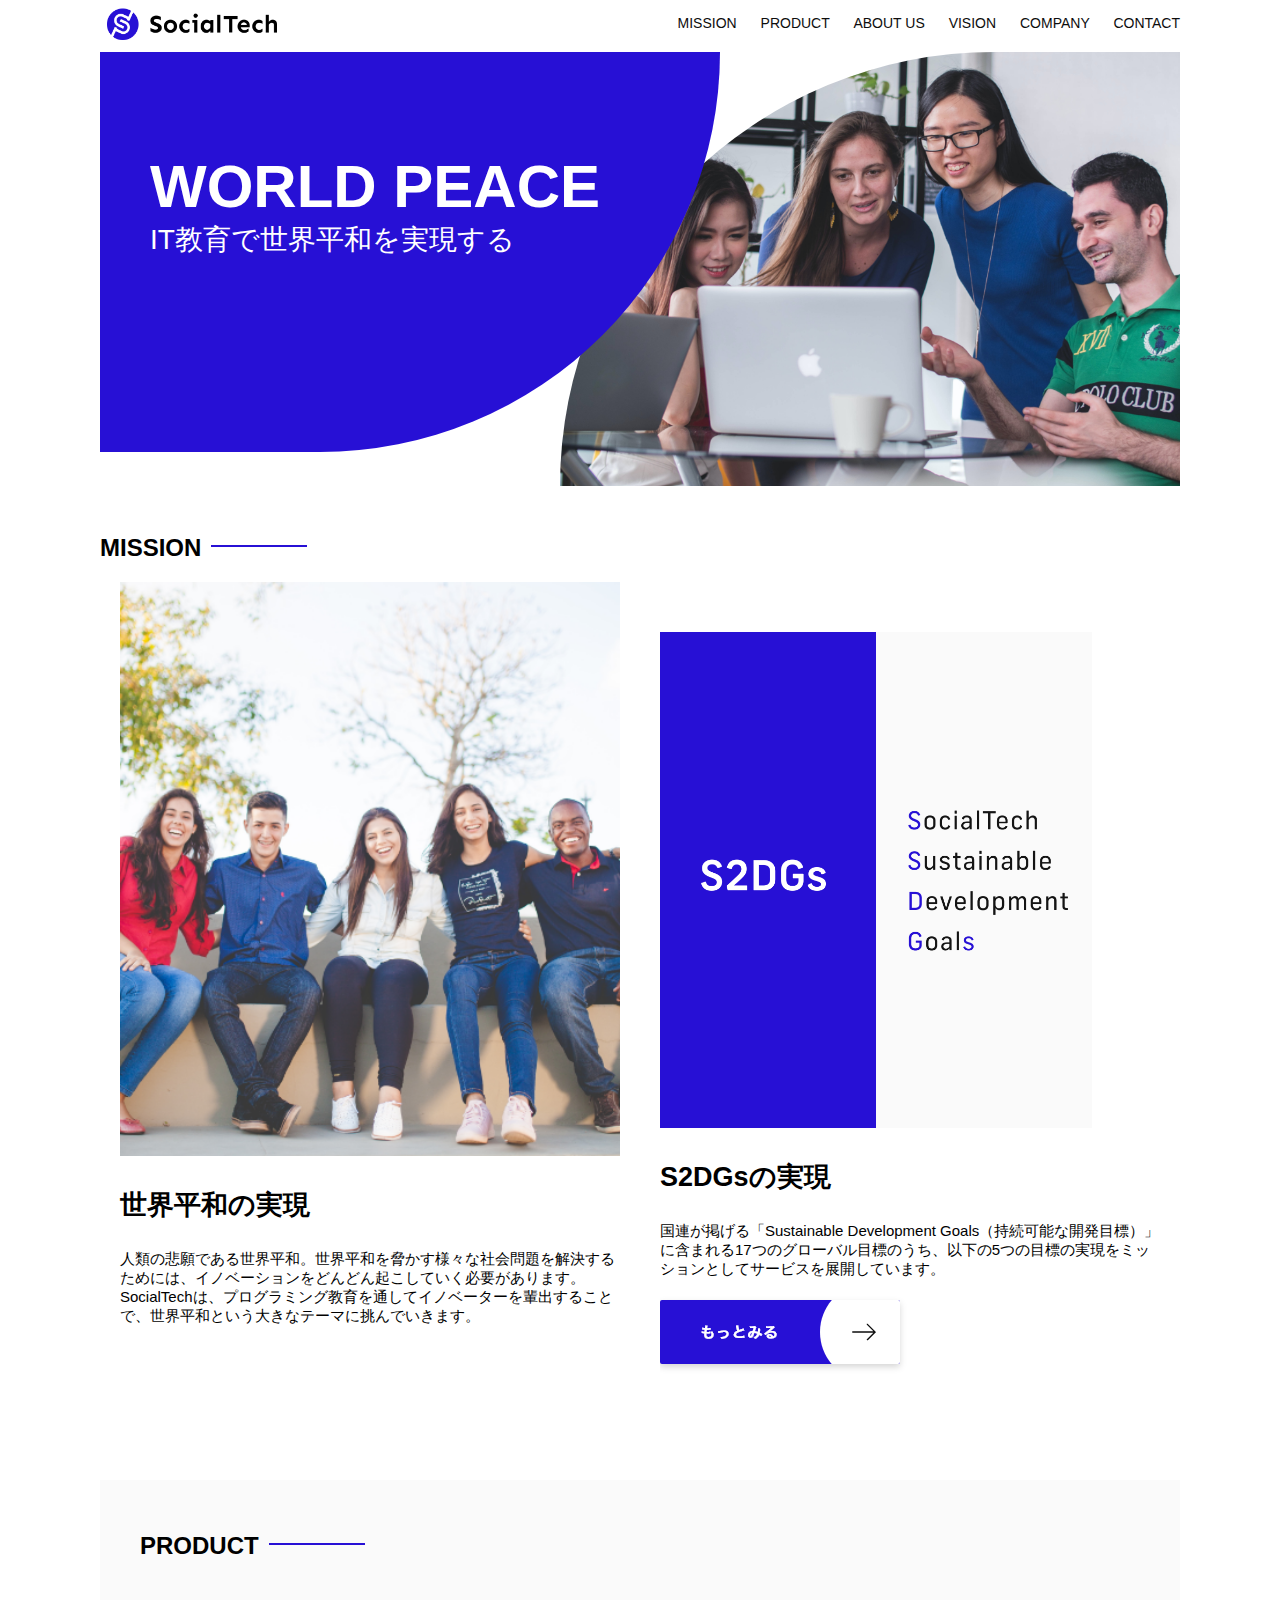
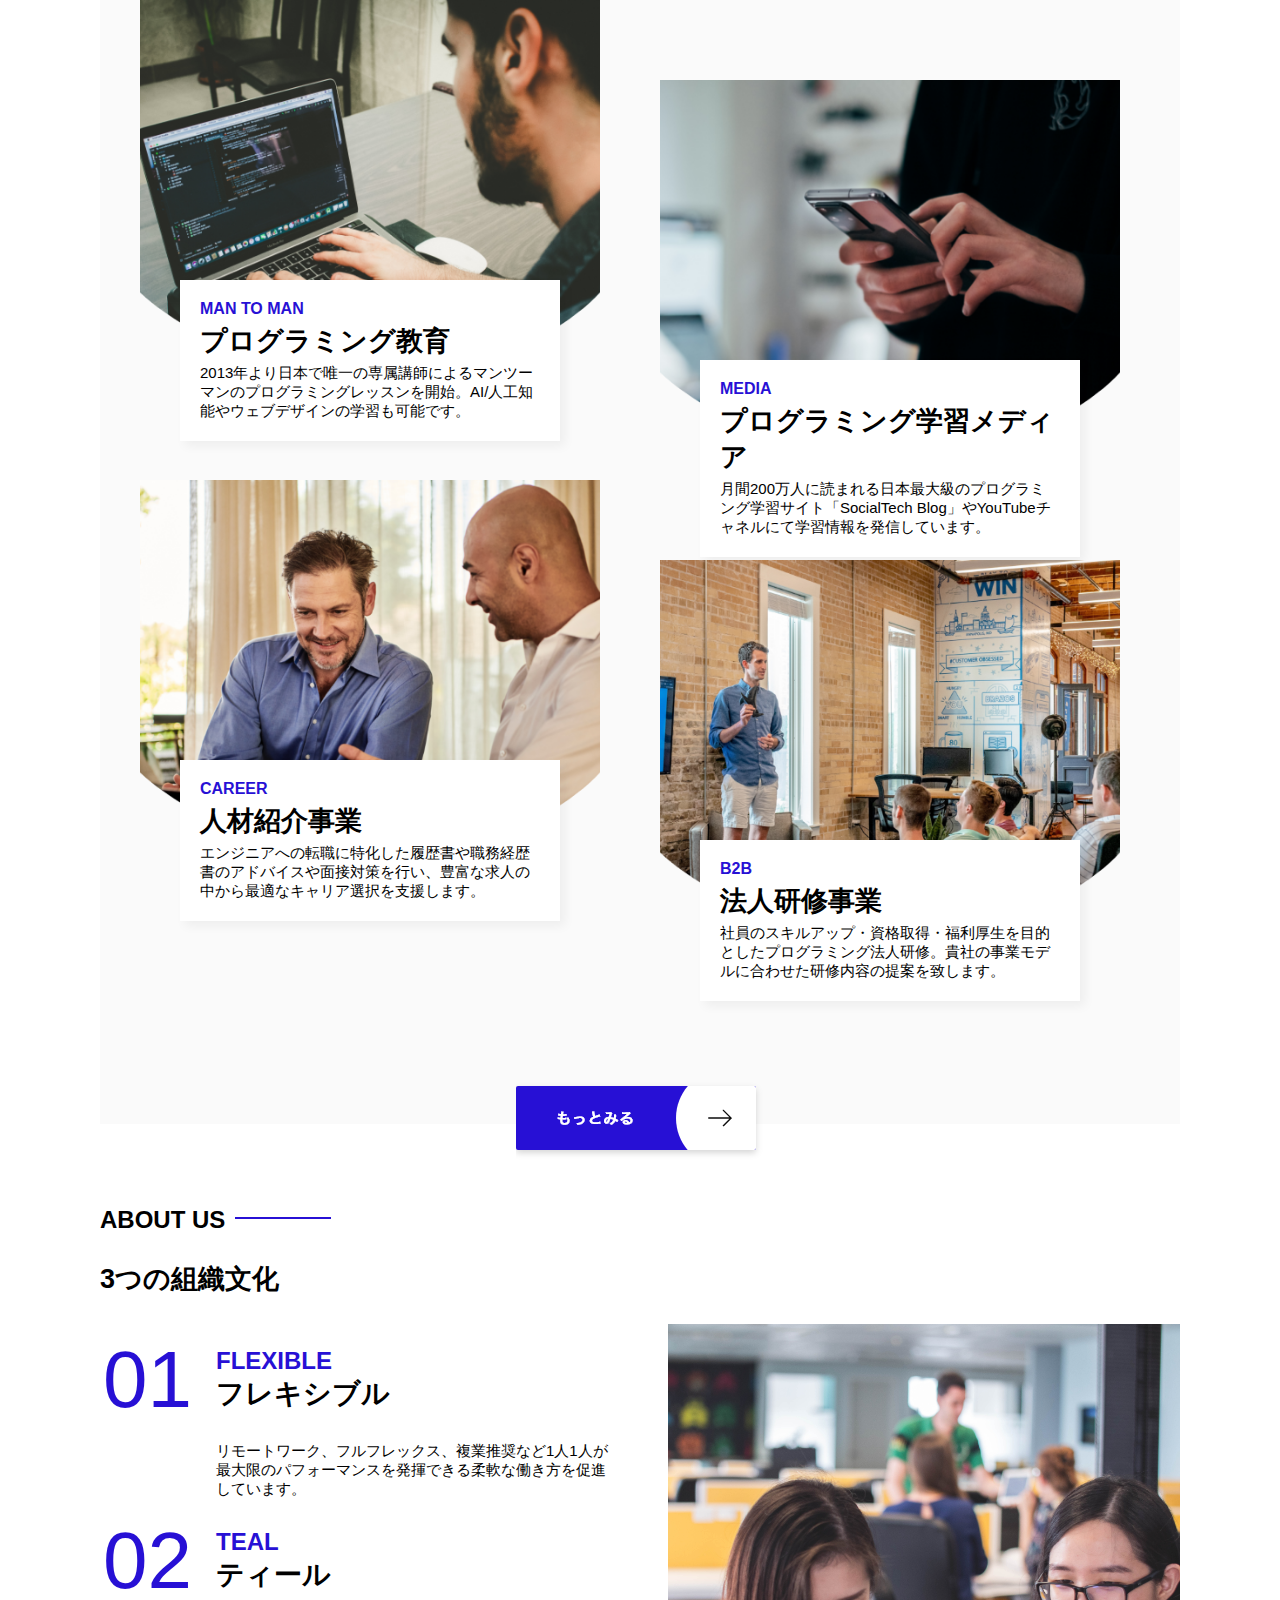
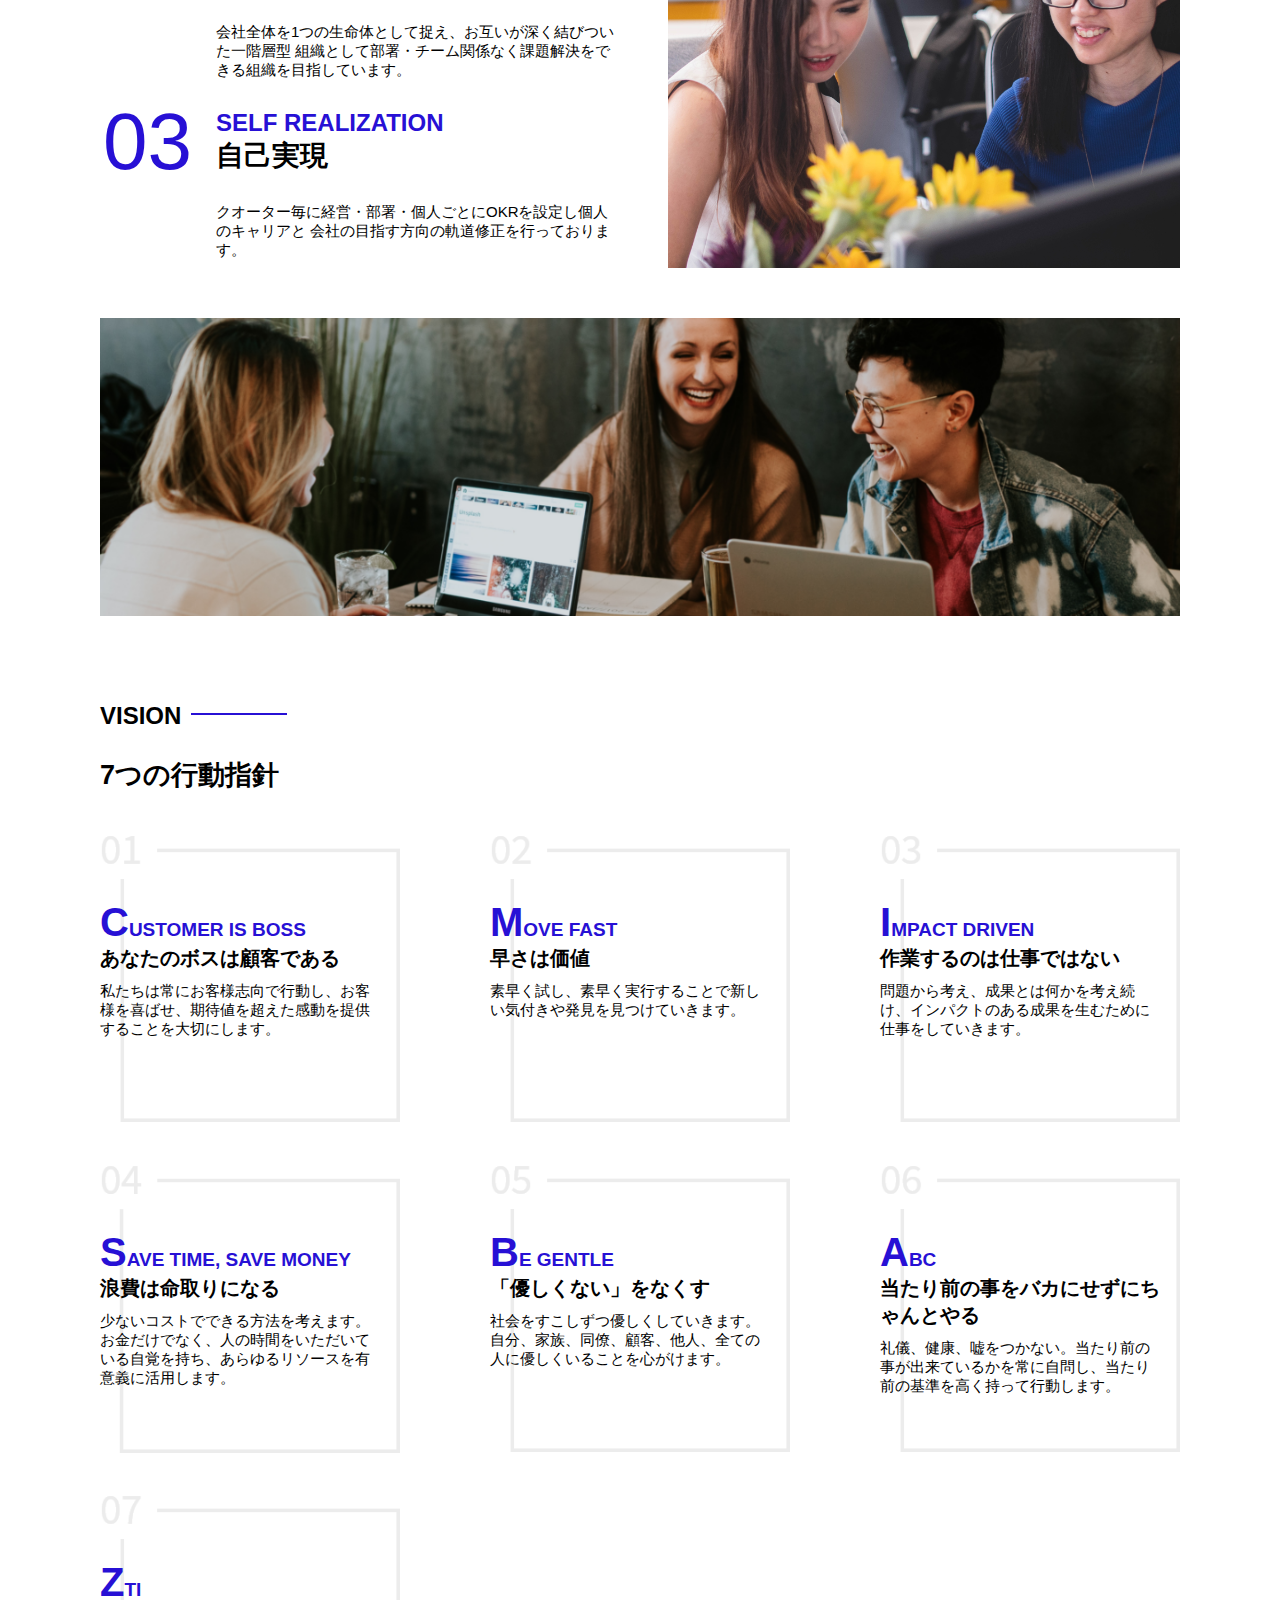
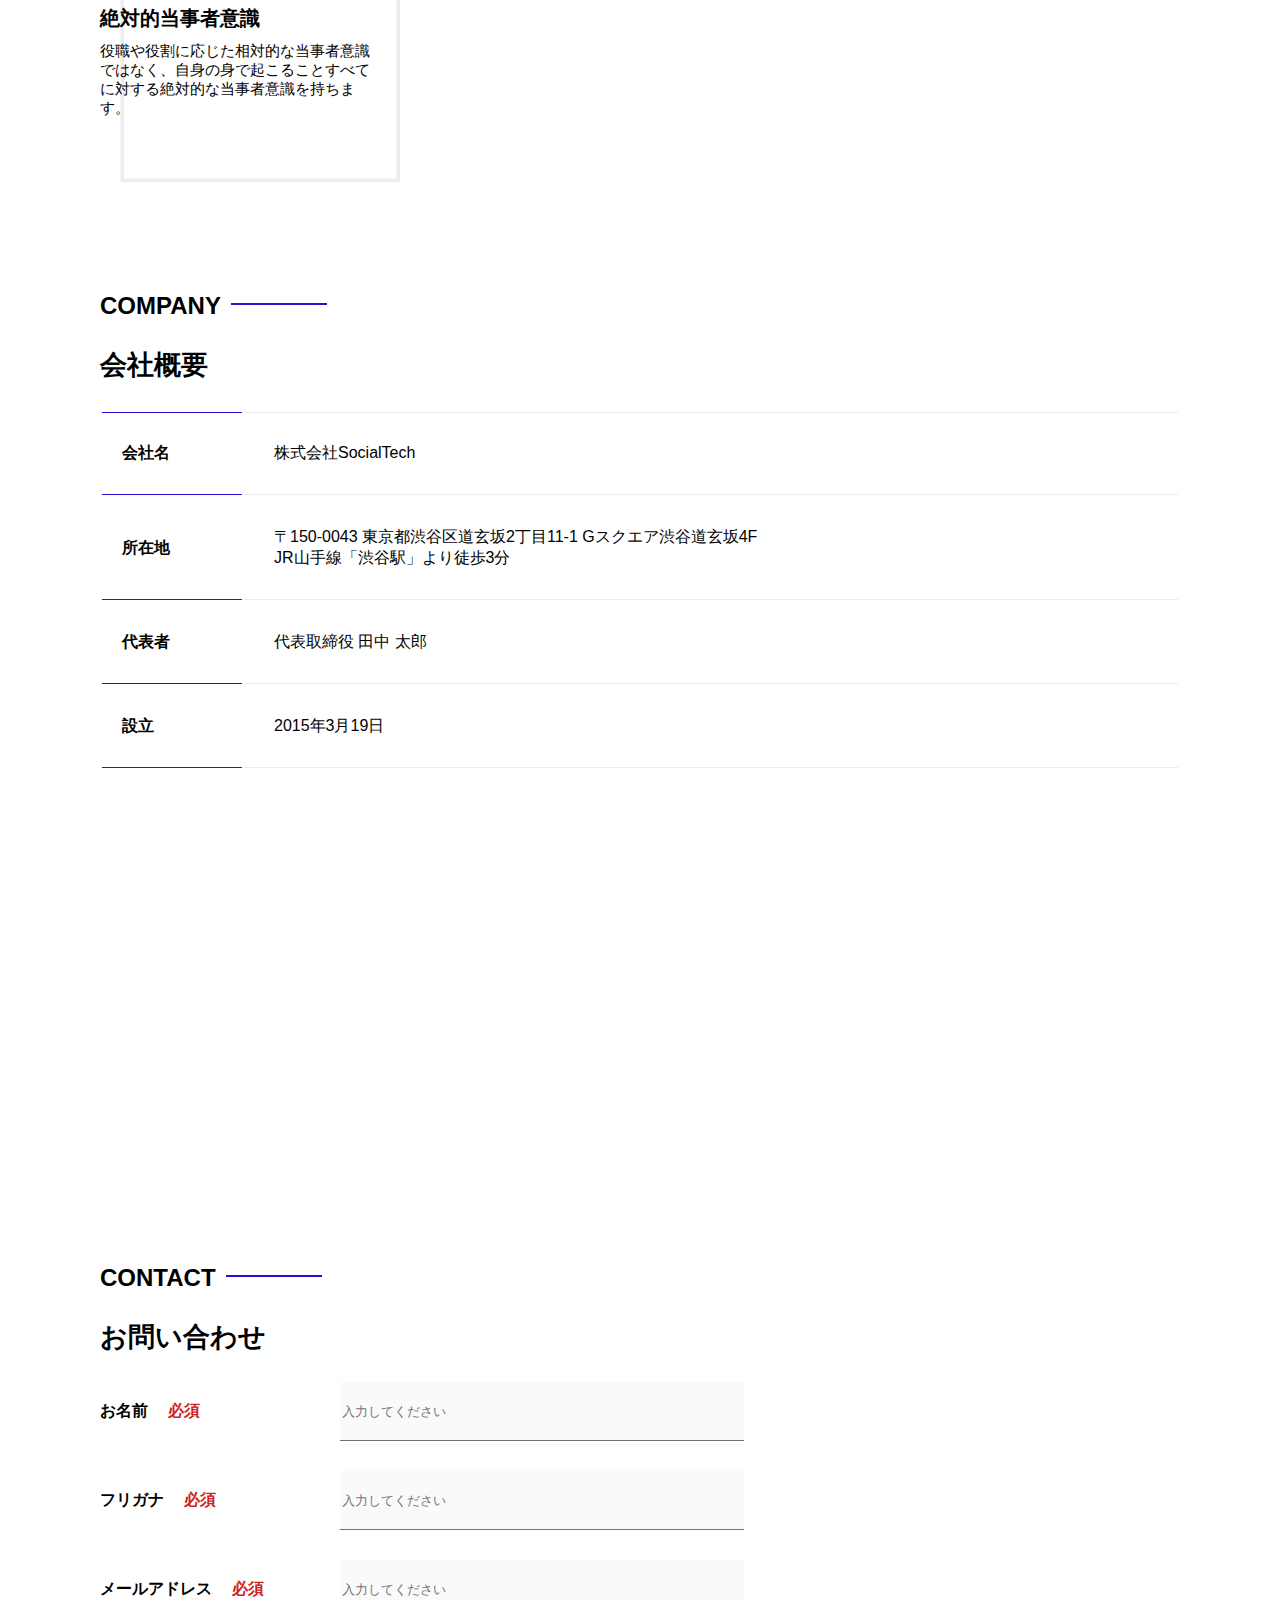
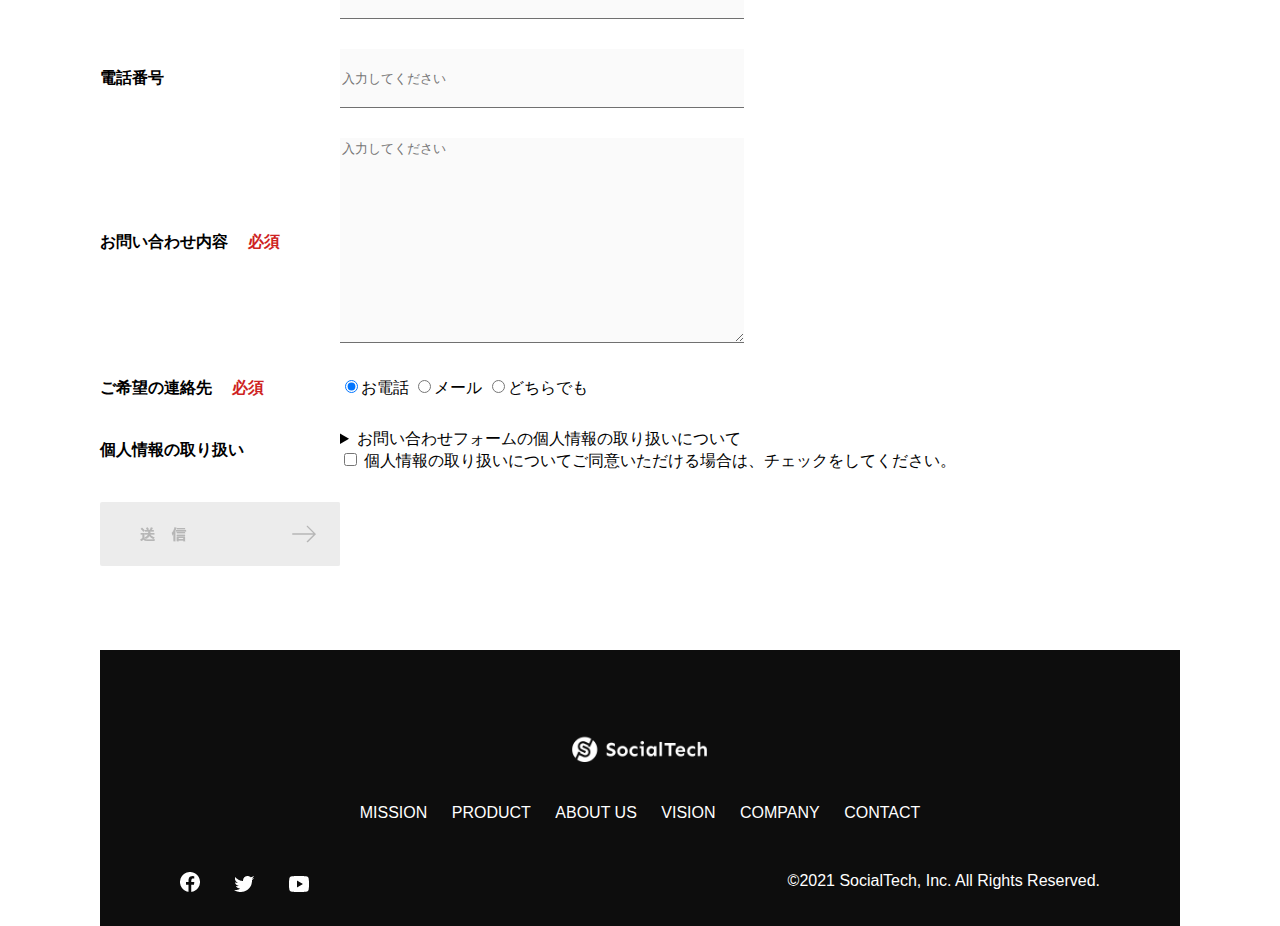
<file: index.html>
<!DOCTYPE html>
<html>

<head>
    <title>SocialTech </title>
    <meta charset="utf-8">
    <meta name="description" content="SocialTechはEdTech業界のリーディングカンパニーを目指します。">
    <meta name="viewport" content="width=device-width, initial-scale=1.0">
    <link rel="stylesheet" href="style.css">
</head>

<body>
    <!-- ヘッダー -->
    <header>
        <!-- ロゴ -->
        <a href="index.html" id="logo"><img src="images/logo.png" alt="トップページに戻る"></a>

        <!-- PC用ナビゲーション -->
        <nav id="nav-pc">
            <a href="mission.html">MISSION</a>
            <a href="product.html">PRODUCT</a>
            <a href="index.html#aboutus">ABOUT US</a>
            <a href="index.html#vision">VISION</a>
            <a href="index.html#company">COMPANY</a>
            <a href="index.html#contact">CONTACT</a>
        </nav>

        <!-- スマホ用メニューボタン -->
        <img id="menu-sp" src="images/button-menu.png" alt="ナビゲーションを開く"
            onclick="document.getElementById('nav-sp').style.display = 'block'">

        <!-- スマホ用ナビゲーション -->
        <nav id="nav-sp">
            <img id="close" src="images/button-close.png" alt="ナビゲーションを閉じる"
                onclick="document.getElementById('nav-sp').style.display = 'none'">
            <a id="logo-sp" href="index.html" onclick="document.getElementById('nav-sp').style.display = 'none'"><img
                    src="images/logo-sp.png" alt="トップページに戻る"></a>
            <a class="menu" href="mission.html"
                onclick="document.getElementById('nav-sp').style.display = 'none'">MISSION</a>
            <a class="menu" href="product.html"
                onclick="document.getElementById('nav-sp').style.display = 'none'">PRODUCT</a>
            <a class="menu" href="index.html#aboutus"
                onclick="document.getElementById('nav-sp').style.display = 'none'">ABOUT US</a>
            <a class="menu" href="index.html#vision"
                onclick="document.getElementById('nav-sp').style.display = 'none'">VISION</a>
            <a class="menu" href="index.html#company"
                onclick="document.getElementById('nav-sp').style.display = 'none'">COMPANY</a>
            <a class="menu" href="index.html#contact"
                onclick="document.getElementById('nav-sp').style.display = 'none'">CONTACT</a>
            <div id="sns">
                <a href="https://www.facebook.com/sejuku2013"><img src="images/button-facebook.png"
                        alt="Facebookのリンク"></a>
                <a href="https://twitter.com/samuraijuku"><img src="images/button-twitter.png" alt="Twitterのリンク"></a>
                <a href="https://www.youtube.com/channel/UCCFOQO5aDK0xXam4cUQXT8g"><img src="images/button-youtube.png"
                        alt="YouTubeのリンク"></a>
            </div>
        </nav>
    </header>
    <main>
        <article>
            <!-- メインビジュアル -->
            <section id="main-visual">
                <div id="main-message">
                    <h1>WORLD PEACE</h1>
                    <p>IT教育で世界平和を実現する</p>
                </div>
                <img src="images/index/index-main.png" alt="PCの周りに集まる多国籍の仲間たち">
            </section>
            <section id="mission">
                <h2 class="index-h2">MISSION</h2>
                <div id="mission-flex">
                    <div>
                        <img id="mission-photo" src="images/index/index-mission.png" alt="屋外のベンチで写真を撮影する多国籍の仲間たち">
                        <h3>世界平和の実現</h3>
                        <p>
                            人類の悲願である世界平和。世界平和を脅かす様々な社会問題を解決するためには、イノベーションをどんどん起こしていく必要があります。SocialTechは、プログラミング教育を通してイノベーターを輩出することで、世界平和という大きなテーマに挑んでいきます。
                        </p>
                    </div>
                    <div>
                        <img id="s2dgs" src="images/index/s2dgs.png" alt="S2DGs">
                        <h3>S2DGsの実現</h3>
                        <p>国連が掲げる「Sustainable Development
                            Goals（持続可能な開発目標）」に含まれる17つのグローバル目標のうち、以下の5つの目標の実現をミッションとしてサービスを展開しています。</p>
                        <a href="mission.html">
                            <img src="images/button-more.png" alt="もっとみる">
                        </a>
                    </div>
                </div>
            </section>
            <!-- プロダクト -->
            <section id="product">
                <h2 class="index-h2">PRODUCT</h2>
                <div>
                    <div id="product-left">
                        <div>
                            <img class="product-photo" src="images/index/index-mantoman.png" alt="PCでコードを書く男性">
                            <div class="product-explain">
                                <span>MAN TO MAN</span>
                                <h3>プログラミング教育</h3>
                                <p>2013年より日本で唯一の専属講師によるマンツーマンのプログラミングレッスンを開始。AI/人工知能やウェブデザインの学習も可能です。</p>
                            </div>
                        </div>
                        <div>
                            <img class="product-photo" src="images/index/index-career.png" alt="笑顔で話し合う2人の男性">
                            <div class="product-explain">
                                <span>CAREER</span>
                                <h3>人材紹介事業</h3>
                                <p>エンジニアへの転職に特化した履歴書や職務経歴書のアドバイスや面接対策を行い、豊富な求人の中から最適なキャリア選択を支援します。</p>
                            </div>
                        </div>
                    </div>
                    <div id="product-right">
                        <div>
                            <img class="product-photo" src="images/index/index-media.png" alt="スマートフォンを操作する人">
                            <div class="product-explain">
                                <span>MEDIA</span>
                                <h3>プログラミング学習メディア</h3>
                                <p>月間200万人に読まれる日本最大級のプログラミング学習サイト「SocialTech
                                    Blog」やYouTubeチャネルにて学習情報を発信しています。</p>
                            </div>
                        </div>
                        <div>
                            <img class="product-photo" src="images/index/index-b2b.png" alt="講演中の男性とそれを聴く人々">
                            <div class="product-explain">
                                <span>B2B</span>
                                <h3>法人研修事業</h3>
                                <p>社員のスキルアップ・資格取得・福利厚生を目的としたプログラミング法人研修。貴社の事業モデルに合わせた研修内容の提案を致します。</p>
                            </div>
                        </div>
                    </div>
                </div>
                <div>
                    <a id="product-more" href="product.html">
                        <img src="images/button-more.png" alt="もっとみる">
                    </a>
                </div>
            </section>
            <!-- ABOUT US -->
            <section id="aboutus">
                <h2 class="index-h2">ABOUT US</h2>
                <h3>3つの組織文化</h3>
                <div>
                    <table class="culture-table">
                        <tr>
                            <td>
                                <span class="culture-num">01</span>
                            </td>
                            <td>
                                <span class="culture-en">FLEXIBLE</span>
                                <span class="culture-jp">フレキシブル</span>
                            </td>
                        </tr>
                        <tr>
                            <td>
                                <!--空のセル-->
                            </td>
                            <td>
                                <p class="culture-description">
                                    リモートワーク、フルフレックス、複業推奨など1人1人が最大限のパフォーマンスを発揮できる柔軟な働き方を促進しています。
                                </p>
                            </td>
                        </tr>
                        <tr>
                            <td>
                                <span class="culture-num">02</span>
                            </td>
                            <td>
                                <span class="culture-en">TEAL</span>
                                <span class="culture-jp">ティール</span>
                            </td>
                        </tr>
                        <tr>
                            <td>
                                <!--空のセル-->
                            </td>
                            <td>
                                <p class="culture-description">
                                    会社全体を1つの生命体として捉え、お互いが深く結びついた一階層型
                                    組織として部署・チーム関係なく課題解決をできる組織を目指しています。
                                </p>
                            </td>
                        </tr>
                        <tr>
                            <td>
                                <span class="culture-num">03</span>
                            </td>
                            <td>
                                <span class="culture-en">SELF REALIZATION</span>
                                <span class="culture-jp">自己実現</span>
                            </td>
                        </tr>
                        <tr>
                            <td>
                                <!--空のセル-->
                            </td>
                            <td>
                                <p class="culture-description">
                                    クオーター毎に経営・部署・個人ごとにOKRを設定し個人のキャリアと
                                    会社の目指す方向の軌道修正を行っております。
                                </p>
                            </td>
                        </tr>
                    </table>
                    <img class="culture-img" src="images/index/index-aboutus1.png" alt="笑顔で話し合う2人の女性">
                </div>
                <img class="culture-img2" src="images/index/index-aboutus2.png" alt="笑顔で話し合う3人の男女">
            </section>
            <!-- VISION -->
            <section id="vision">
                <h2 class="index-h2">VISION</h2>
                <h3>7つの行動指針</h3>
                <div>
                    <div class="vision-box">
                        <img src="images/index/vision-01.png" alt="01">
                        <span>
                            <h4>CUSTOMER IS BOSS</h4>
                            <h5>あなたのボスは顧客である</h5>
                            <p>私たちは常にお客様志向で行動し、お客様を喜ばせ、期待値を超えた感動を提供することを大切にします。</p>
                        </span>
                    </div>
                    <div class="vision-box">
                        <img src="images/index/vision-02.png" alt="02">
                        <span>
                            <h4>MOVE FAST</h4>
                            <h5>早さは価値</h5>
                            <p>素早く試し、素早く実行することで新しい気付きや発見を見つけていきます。</p>
                        </span>
                    </div>
                    <div class="vision-box">
                        <img src="images/index/vision-03.png" alt="03">
                        <span>
                            <h4>IMPACT DRIVEN</h4>
                            <h5>作業するのは仕事ではない</h5>
                            <p>問題から考え、成果とは何かを考え続け、インパクトのある成果を生むために仕事をしていきます。</p>
                        </span>
                    </div>
                    <div class="vision-box">
                        <img src="images/index//vision-04.png" alt="04">
                        <span>
                            <h4>SAVE TIME, SAVE MONEY</h4>
                            <h5>浪費は命取りになる</h5>
                            <p>少ないコストでできる方法を考えます。お金だけでなく、人の時間をいただいている自覚を持ち、あらゆるリソースを有意義に活用します。</p>
                        </span>

                    </div>
                    <div class="vision-box">
                        <img src="images/index/vision-05.png" alt="05">
                        <span>
                            <h4>BE GENTLE</h4>
                            <h5>「優しくない」をなくす</h5>
                            <p>社会をすこしずつ優しくしていきます。自分、家族、同僚、顧客、他人、全ての人に優しくいることを心がけます。</p>
                        </span>
                    </div>
                    <div class="vision-box">
                        <img src="images/index/vision-06.png" alt="06">
                        <span>
                            <h4>ABC</h4>
                            <h5>当たり前の事をバカにせずにちゃんとやる</h5>
                            <p>礼儀、健康、嘘をつかない。当たり前の事が出来ているかを常に自問し、当たり前の基準を高く持って行動します。</p>
                        </span>
                    </div>
                    <div class="vision-box">
                        <img src="images/index/vision-07.png" alt="07">
                        <span>
                            <h4>ZTI</h4>
                            <h5>絶対的当事者意識</h5>
                            <p>役職や役割に応じた相対的な当事者意識ではなく、自身の身で起こることすべてに対する絶対的な当事者意識を持ちます。</p>
                        </span>
                    </div>
                </div>
            </section>
            <!-- COMPANY -->
            <section id="company">
                <h2 class="index-h2">COMPANY</h2>
                <h3>会社概要</h3>
                <table id="company-table">
                    <tr>
                        <th class="tableheader-first">会社名</th>
                        <td class="cell-first">株式会社SocialTech</td>
                    </tr>
                    <tr>
                        <th class="tableheader">所在地</th>
                        <td class="cell">〒150-0043 東京都渋谷区道玄坂2丁目11-1 Gスクエア渋谷道玄坂4F<br>JR山手線「渋谷駅」より徒歩3分</td>
                    </tr>
                    <tr>
                        <th class="tableheader">代表者</th>
                        <td class="cell">代表取締役 田中 太郎</td>
                    </tr>
                    <tr>
                        <th class="tableheader">設立</th>
                        <td class="cell">2015年3月19日</td>
                    </tr>
                </table>
                <iframe
                    src="https://www.google.com/maps/embed?pb=!1m18!1m12!1m3!1d3241.7759544892483!2d139.69399665123464!3d35.65789123876098!2m3!1f0!2f0!3f0!3m2!1i1024!2i768!4f13.1!3m3!1m2!1s0x60188caa0042e8d1%3A0xba130bea826a7aa2!2z44CSMTUwLTAwNDMg5p2x5Lqs6YO95riL6LC35Yy66YGT546E5Z2C77yS5LiB55uu77yR77yR4oiS77yR!5e0!3m2!1sja!2sjp!4v1636872991912!5m2!1sja!2sjp"
                    style="border:0;" allowfullscreen="" loading="lazy">
                </iframe>
            </section>
            <!-- お問い合わせフォーム -->
            <section id="contact">
                <h2 class="index-h2">CONTACT</h2>
                <h3>お問い合わせ</h3>
                <!-- STATIC FORMSのフォームタグ -->
                <form action="https://api.staticforms.xyz/submit" method="post">
                    <input type="text" name="honeypot" style="display:none">
                    <!-- STATIC FORMSのアクセスキー -->
                    <input type="hidden" name="accessKey" value="3d576f82-c45e-4c4a-bfc5-5e258bc53b3f">
                    <!--メールのタイトル-->
                    <input type="hidden" name="subject" value="お問い合わせフォーム">
                    <!--送信先のメールアドレスをvalueに設定する-->
                    <input type="hidden" name="replyTo" value="">
                    <!--redirectToのURLは公開後ののURLへリンクする-->
                    <input type="hidden" name="redirectTo" value="">

                    <div>
                        <div class="contact-heading">
                            <label class="contact-label">お名前<span class="contact-span">必須</span></label>
                        </div>
                        <div class="contact-form">
                            <input type="text" name="name" placeholder="入力してください" class="contact-textbox">
                        </div>
                    </div>
                    <div>
                        <div class="contact-heading">
                            <label class="contact-label">フリガナ<span class="contact-span">必須</span></label>
                        </div>
                        <div>
                            <input type="text" name="hurigana" placeholder="入力してください" class="contact-textbox">
                        </div>
                    </div>
                    <div>
                        <div class="contact-heading">
                            <label class="contact-label">メールアドレス<span class="contact-span">必須</span></label>
                        </div>
                        <div>
                            <input type="text" name="email" placeholder="入力してください" class="contact-textbox">
                        </div>
                    </div>
                    <div>
                        <div class="contact-heading">
                            <label class="contact-label">電話番号</label>
                        </div>
                        <div>
                            <input type="text" name="tel" placeholder="入力してください" class="contact-textbox">
                        </div>
                    </div>
                    <div>
                        <div class="contact-heading">
                            <label class="contact-label">お問い合わせ内容<span class="contact-span">必須</span></label>
                        </div>
                        <div>
                            <textarea class="contact-textarea " placeholder="入力してください" name="message"></textarea>
                        </div>
                    </div>
                    <div>
                        <div class="contact-heading">
                            <label class="contact-label">ご希望の連絡先<span class="contact-span">必須</span></label>
                        </div>
                        <div>
                            <input class="radiobutton" type="radio" value="tel" name="contact"
                                checked><label>お電話</label>
                            <input class="radiobutton" type="radio" value="mail" name="contact"><label>メール</label>
                            <input class="radiobutton" type="radio" value="both" name="contact"><label>どちらでも</label>
                        </div>
                    </div>
                    <div>
                        <div class="contact-heading">
                            <label class="contact-label">個人情報の取り扱い</label>
                        </div>
                        <div>
                            <details>
                                <summary>お問い合わせフォームの個人情報の取り扱いについて</summary>
                                <div>
                                    <span>１．組織の名称又は氏名</span><br>
                                    株式会社SocialTech<br><br>
                                    <span>２．個人情報保護管理者（若しくはその代理人）の氏名又は職名、所属及び連絡先
                                        鈴木 一郎 コーポレート部</span><br>
                                    メールアドレス：support@socialtech.net<br>
                                    TEL：03-xxxx-xxxx<br>
                                    <span>３．個人情報の利用目的</span><br>
                                    ・本サービス及び本サービスに関連する情報の提供又はそれらに関する連絡のため<br>
                                    ・ユーザーの本人確認のため<br>
                                    ・当社サービスのご案内のため<br>
                                    ・当社の商品等の広告または宣伝（電子メールによるものを含むものとします。）<br><br>
                                    <span>４．個人情報の取り扱い業務の委託</span><br>
                                    個人情報の取扱業務の全部または一部を外部に業務委託する場合があります。<br>
                                    その際、弊社は、個人情報を適切に保護できる管理体制を敷き実行していることを条件として<br>
                                    委託先を厳選したうえで、機密保持契約を委託先と締結し、お客様の個人情報を厳密に管理させます。<br><br>
                                    <span>５．個人情報の開示等の請求</span><br>
                                    お客様は、弊社に対してご自身の個人情報の開示等（利用目的の通知、開示、内容の訂正・追加・削除、利用の停止または消去、第三者への提供の停止）に関して、当社問合わせ窓口に申し出ることができます。<br>
                                    その際、弊社はお客様ご本人を確認させていただいたうえで、合理的な期間内に対応いたします。<br><br>
                                    なお、個人情報に関する弊社問合わせ先は、次の通りです。<br><br>
                                    株式会社SocialTech　個人情報問合せ窓口<br>
                                    〒150-0043　東京都渋谷区道玄坂2丁目11-1 Ｇスクエア渋谷道玄坂 4F<br>
                                    メールアドレス：support@socialtech.net　TEL：03-xxxx-xxxx<br><br>
                                    <span>６．個人情報を提供されることの任意性について</span><br><br>
                                    お客様がご自身の個人情報を弊社に提供されるか否かは、お客様のご判断によりますが、もしご提供されない場合には、適切なサービスが提供できない場合がありますので予めご了承ください。
                                </div>
                            </details>
                            <input type="checkbox" name="agree">
                            <span>個人情報の取り扱いについてご同意いただける場合は、チェックをしてください。</span>
                        </div>
                    </div>
                    <input type="image" value="Submit" src="images/button-submit.png" alt="送信する">
                </form>
            </section>
        </article>
        <footer>
            <div id="footer-logo">
                <img src="images/logo-sp.png" alt="SocialTech">
            </div>
            <div id="footer-link">
                <a href="mission.html">MISSION</a>
                <a href="product.html">PRODUCT</a>
                <a href="index.html#aboutus">ABOUT US</a>
                <a href="index.html#vision">VISION</a>
                <a href="index.html#company">COMPANY</a>
                <a href="index.html#contact">CONTACT</a>
            </div>
            <div id="sns-footer">
                <a href="https://www.facebook.com/sejuku2013"><img src="images/button-facebook.png"
                        alt="Facebookのリンク"></a>
                <a href="https://twitter.com/samuraijuku"><img src="images/button-twitter.png" alt="Twitterのリンク"></a>
                <a href="https://www.youtube.com/channel/UCCFOQO5aDK0xXam4cUQXT8g"><img src="images/button-youtube.png"
                        alt="YouTubeのリンク"></a>
                <span id="copyright">&copy;2021 SocialTech, Inc. All Rights Reserved. <span>
            </div>
        </footer>
    </main>
</body>

</html>
</file>
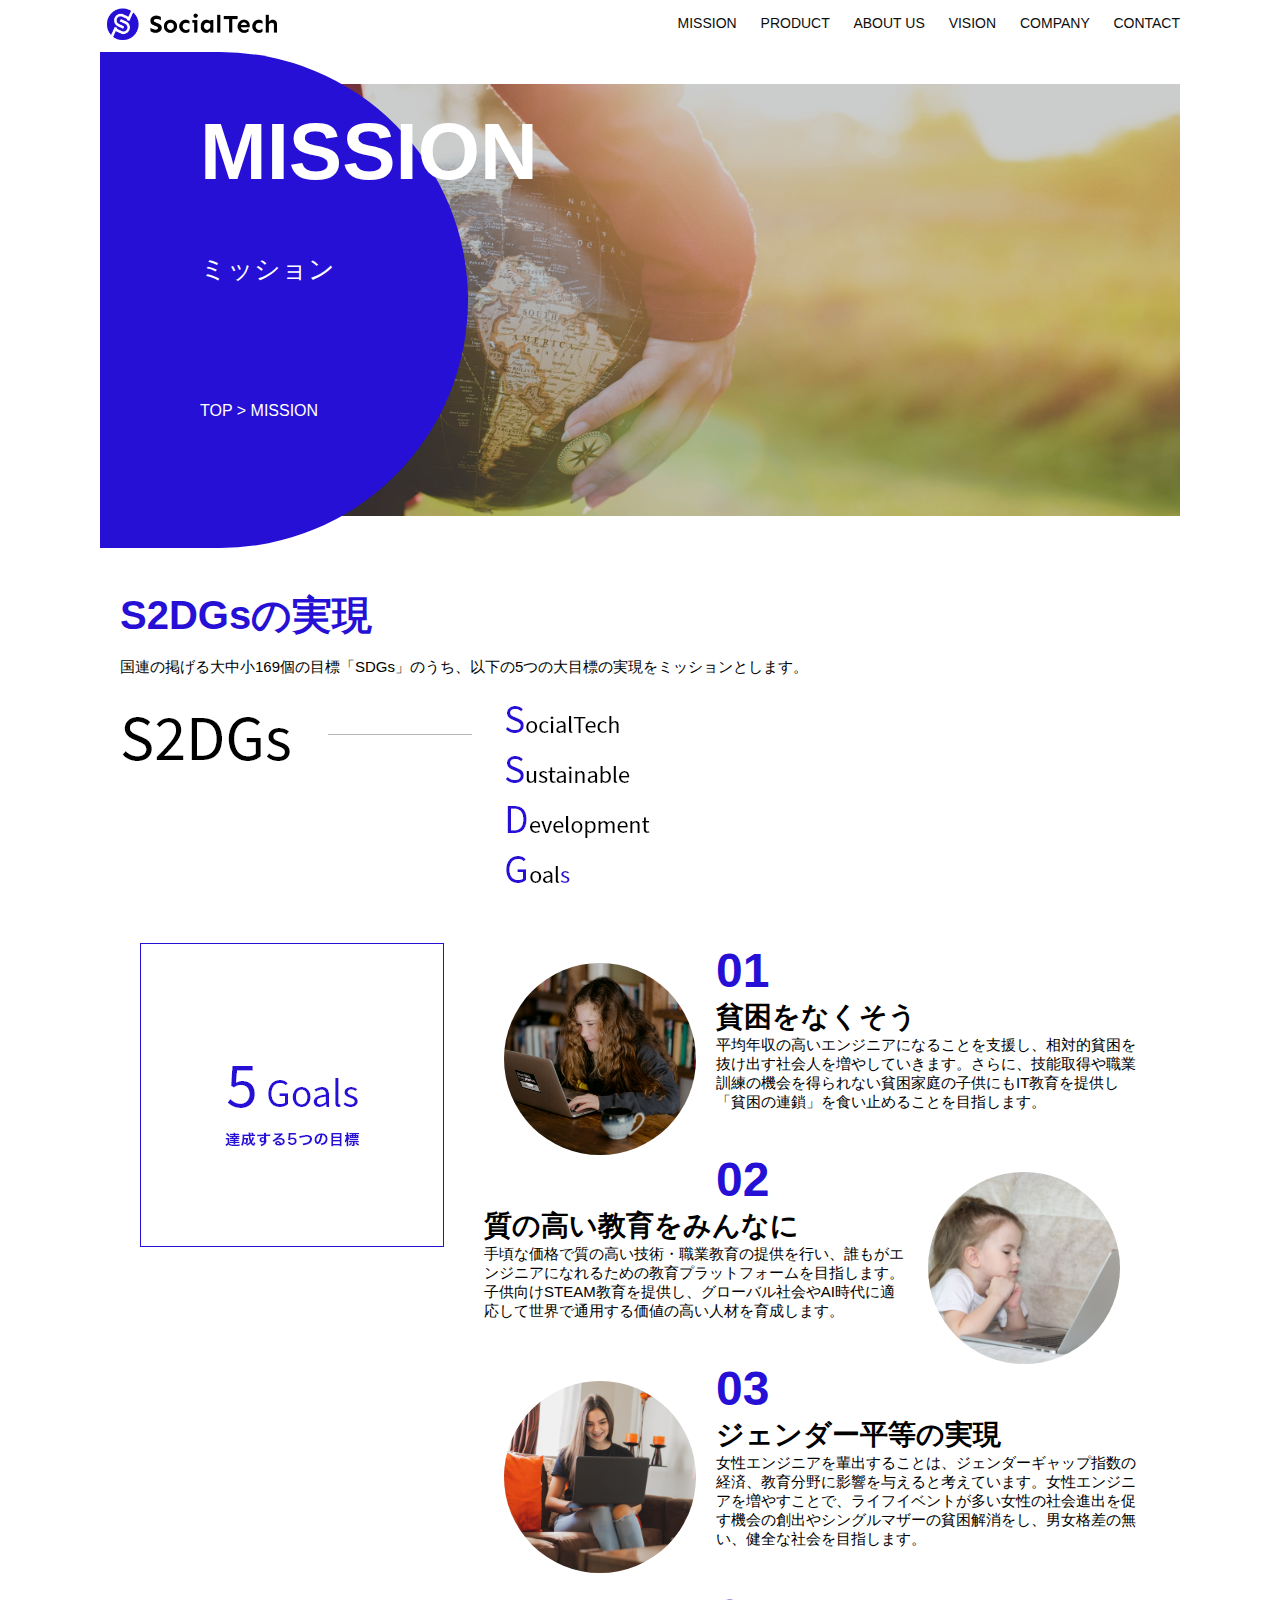
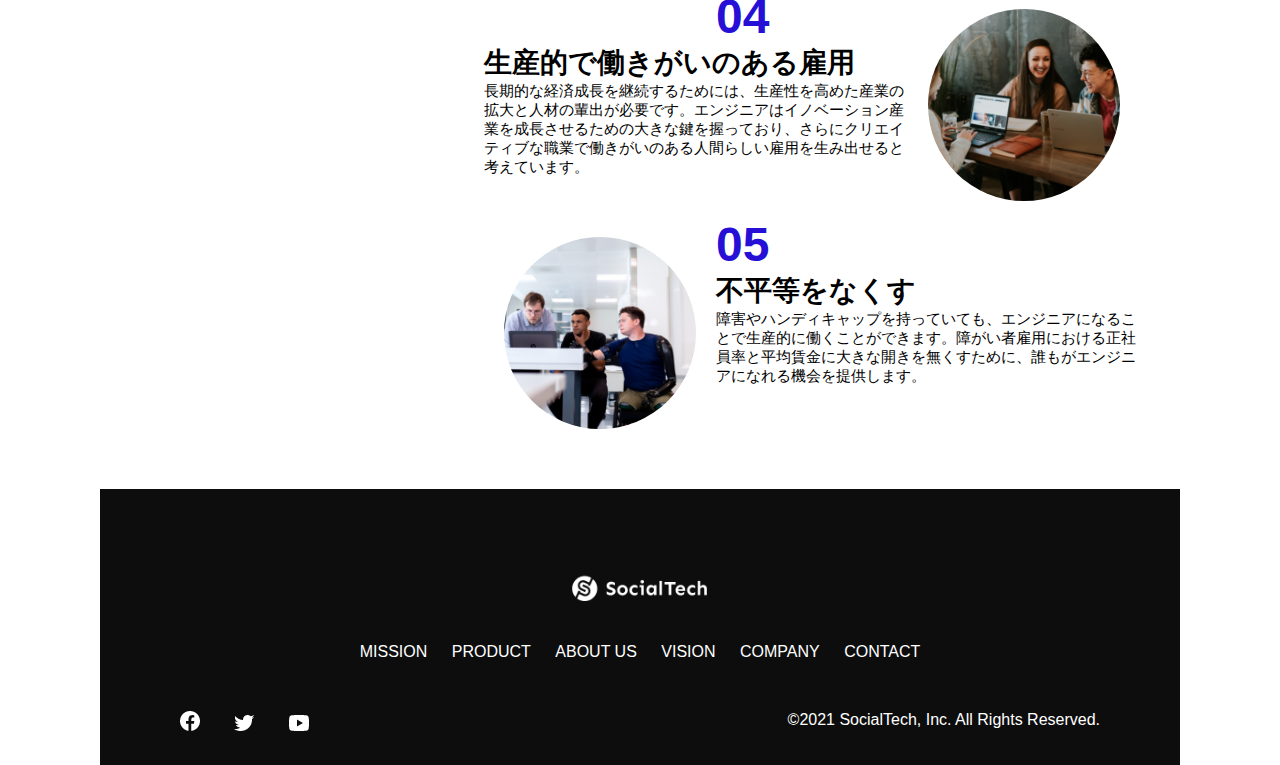
<file: mission.html>
<!DOCTYPE html>
<html>

<head>
    <title>SocialTech - MISSON ミッション -</title>
    <meta charset="utf-8">
    <meta name="description" content="SocialTechが目指す5つの目標（S2DGs）を紹介します">
    <meta name="viewport" content="width=device-width, initial-scale=1.0">
    <link rel="stylesheet" href="style.css">
</head>

<body>
    <!-- ヘッダー -->
    <header>
        <!-- ロゴ -->
        <a href="index.html" id="logo"><img src="images/logo.png" alt="トップページに戻る"></a>

        <!-- PC用ナビゲーション -->
        <nav id="nav-pc">
            <a href="mission.html">MISSION</a>
            <a href="product.html">PRODUCT</a>
            <a href="index.html#aboutus">ABOUT US</a>
            <a href="index.html#vision">VISION</a>
            <a href="index.html#company">COMPANY</a>
            <a href="index.html#contact">CONTACT</a>
        </nav>

        <!-- スマホ用メニューボタン -->
        <img id="menu-sp" src="images/button-menu.png" alt="ナビゲーションを開く"
            onclick="document.getElementById('nav-sp').style.display = 'block'">

        <!-- スマホ用ナビゲーション -->
        <nav id="nav-sp">
            <img id="close" src="images/button-close.png" alt="ナビゲーションを閉じる"
                onclick="document.getElementById('nav-sp').style.display = 'none'">
            <a id="logo-sp" href="index.html" onclick="document.getElementById('nav-sp').style.display = 'none'"><img
                    src="images/logo-sp.png" alt="トップページに戻る"></a>
            <a class="menu" href="mission.html"
                onclick="document.getElementById('nav-sp').style.display = 'none'">MISSION</a>
            <a class="menu" href="product.html"
                onclick="document.getElementById('nav-sp').style.display = 'none'">PRODUCT</a>
            <a class="menu" href="index.html#aboutus"
                onclick="document.getElementById('nav-sp').style.display = 'none'">ABOUT US</a>
            <a class="menu" href="index.html#vision"
                onclick="document.getElementById('nav-sp').style.display = 'none'">VISION</a>
            <a class="menu" href="index.html#company"
                onclick="document.getElementById('nav-sp').style.display = 'none'">COMPANY</a>
            <a class="menu" href="index.html#contact"
                onclick="document.getElementById('nav-sp').style.display = 'none'">CONTACT</a>
            <div id="sns">
                <a href="https://www.facebook.com/sejuku2013"><img src="images/button-facebook.png"
                        alt="Facebookのリンク"></a>
                <a href="https://twitter.com/samuraijuku"><img src="images/button-twitter.png" alt="Twitterのリンク"></a>
                <a href="https://www.youtube.com/channel/UCCFOQO5aDK0xXam4cUQXT8g"><img src="images/button-youtube.png"
                        alt="YouTubeのリンク"></a>
            </div>
        </nav>
    </header>
    <main>
        <article>
            <section id="mission-main">
                <div id="mission-title">
                    <h1>MISSION</h1>
                    <span>ミッション</span>
                    <div>TOP > MISSION</div>
                </div>
            </section>
            <section id="mission-s2dgs">
                <h2 class="mission-h2">S2DGsの実現</h2>
                <p>国連の掲げる大中小169個の目標「SDGs」のうち、以下の5つの大目標の実現をミッションとします。</p>
                <img src="images/mission/mission-s2dgs.png" alt="S2DGs">
            </section>
            <section id="mission-5goals">
                <div>
                    <img id="s2dgs-image" src="images/mission/mission-5goals.png" alt="5Goals">
                </div>
                <div>
                    <div>
                        <img class="fivegoals-image-left" src="images/mission/mission-5goals01.png" alt="PCを操作する女の子">
                        <span class="fivegoals-number">01</span>
                        <h3 class="fivegoals-h3">貧困をなくそう</h3>
                        <p class="fivegoals-p">
                            平均年収の高いエンジニアになることを支援し、相対的貧困を抜け出す社会人を増やしていきます。さらに、技能取得や職業訓練の機会を得られない貧困家庭の子供にもIT教育を提供し「貧困の連鎖」を食い止めることを目指します。
                        </p>
                    </div>
                    <div>
                        <img class="fivegoals-image-right" src="images/mission/mission-5goals02.png"
                            alt="PCを見つめる小さい女の子">
                        <span class="fivegoals-number">02</span>
                        <h3 class="fivegoals-h3">質の高い教育をみんなに</h3>
                        <p class="fivegoals-p">
                            手頃な価格で質の高い技術・職業教育の提供を行い、誰もがエンジニアになれるための教育プラットフォームを目指します。子供向けSTEAM教育を提供し、グローバル社会やAI時代に適応して世界で通用する価値の高い人材を育成します。
                        </p>
                    </div>
                    <div>
                        <img class="fivegoals-image-left" src="images/mission/mission-5goals03.png" alt="PCを操作する女性">

                        <span class="fivegoals-number">03</span>
                        <h3 class="fivegoals-h3">ジェンダー平等の実現</h3>
                        <p class="fivegoals-p">
                            女性エンジニアを輩出することは、ジェンダーギャップ指数の経済、教育分野に影響を与えると考えています。女性エンジニアを増やすことで、ライフイベントが多い女性の社会進出を促す機会の創出やシングルマザーの貧困解消をし、男女格差の無い、健全な社会を目指します。
                        </p>
                    </div>
                    <div>
                        <img class="fivegoals-image-right" src="images/mission/mission-5goals04.png" alt="笑顔で話し合う3人の男女">
                        <span class="fivegoals-number">04</span>
                        <h3 class="fivegoals-h3">生産的で働きがいのある雇用</h3>
                        <p class="fivegoals-p">
                            長期的な経済成長を継続するためには、生産性を高めた産業の拡大と人材の輩出が必要です。エンジニアはイノベーション産業を成長させるための大きな鍵を握っており、さらにクリエイティブな職業で働きがいのある人間らしい雇用を生み出せると考えています。
                        </p>
                    </div>
                    <div>
                        <img class="fivegoals-image-left" src="images/mission/mission-5goals05.png"
                            alt="障害を持つ男性が生き生きと働く様子">
                        <span class="fivegoals-number">05</span>
                        <h3 class="fivegoals-h3">不平等をなくす</h3>
                        <p class="fivegoals-p">
                            障害やハンディキャップを持っていても、エンジニアになることで生産的に働くことができます。障がい者雇用における正社員率と平均賃金に大きな開きを無くすために、誰もがエンジニアになれる機会を提供します。
                        </p>
                    </div>
                </div>
            </section>
        </article>
        <footer>
            <div id="footer-logo">
                <img src="images/logo-sp.png" alt="SocialTech">
            </div>
            <div id="footer-link">
                <a href="mission.html">MISSION</a>
                <a href="product.html">PRODUCT</a>
                <a href="index.html#aboutus">ABOUT US</a>
                <a href="index.html#vision">VISION</a>
                <a href="index.html#company">COMPANY</a>
                <a href="index.html#contact">CONTACT</a>
            </div>
            <div id="sns-footer">
                <a href="https://www.facebook.com/sejuku2013"><img src="images/button-facebook.png"
                        alt="Facebookのリンク"></a>
                <a href="https://twitter.com/samuraijuku"><img src="images/button-twitter.png" alt="Twitterのリンク"></a>
                <a href="https://www.youtube.com/channel/UCCFOQO5aDK0xXam4cUQXT8g"><img src="images/button-youtube.png"
                        alt="YouTubeのリンク"></a>
                <span id="copyright">&copy;2021 SocialTech, Inc. All Rights Reserved. <span>
            </div>
        </footer>
    </main>
</body>

</html>
</file>
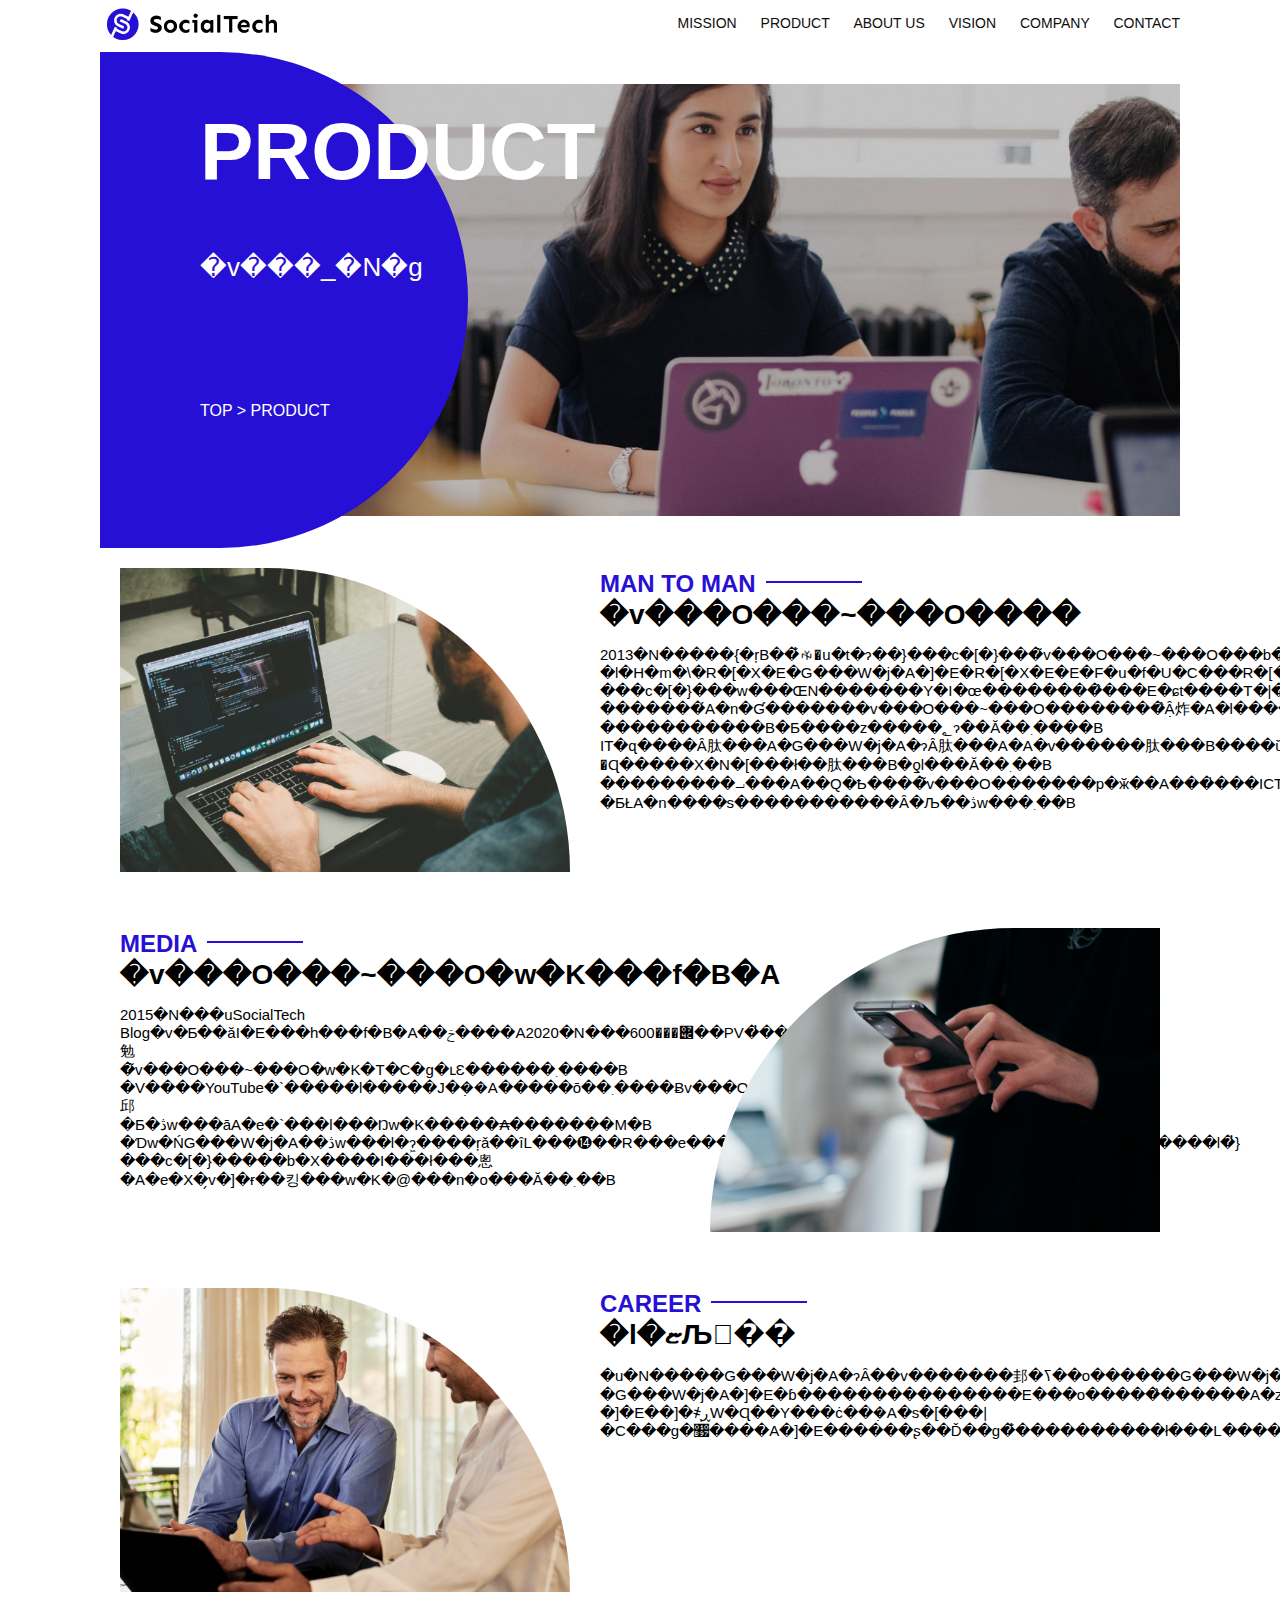
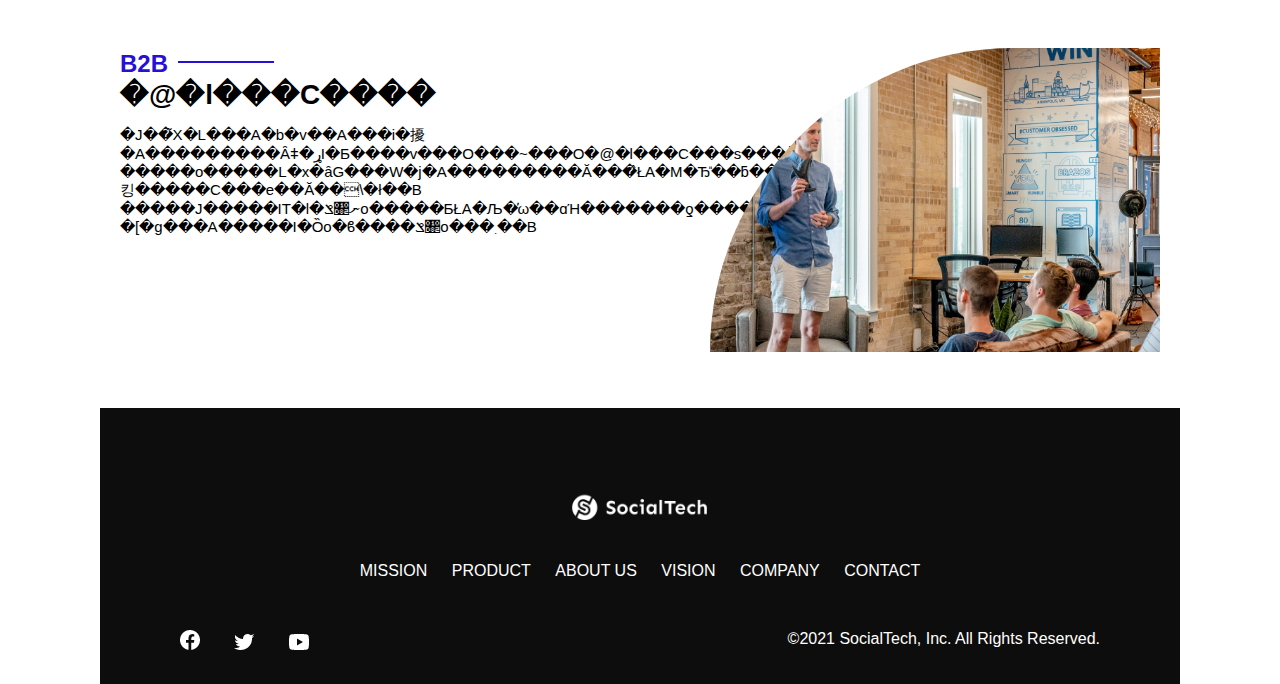
<file: product.html>
<!DOCTYPE html>
<html>

<head>
    <title>SocialTech -PRODUCT �v���_�N�g- </title>
    <meta charset="utf-8">
    <meta name="description" content="SocialTech��4�̃v���_�N�g���Љ�܂�">
    <meta name="viewport" content="width=device-width, initial-scale=1.0">
    <link rel="stylesheet" href="style.css">
</head>

<body>
    <!-- �w�b�_�[ -->
    <header>
        <!-- ���S -->
        <a href="index.html" id="logo"><img src="images/logo.png" alt="�g�b�v�y�[�W�ɖ߂�"></a>

        <!-- PC�p�i�r�Q�[�V���� -->
        <nav id="nav-pc">
            <a href="mission.html">MISSION</a>
            <a href="product.html">PRODUCT</a>
            <a href="index.html#aboutus">ABOUT US</a>
            <a href="index.html#vision">VISION</a>
            <a href="index.html#company">COMPANY</a>
            <a href="index.html#contact">CONTACT</a>
        </nav>

        <!-- �X�}�z�p���j���[�{�^�� -->
        <img id="menu-sp" src="images/button-menu.png" alt="�i�r�Q�[�V�������J��"
            onclick="document.getElementById('nav-sp').style.display = 'block'">

        <!-- �X�}�z�p�i�r�Q�[�V���� -->
        <nav id="nav-sp">
            <img id="close" src="images/button-close.png" alt="�i�r�Q�[�V���������"
                onclick="document.getElementById('nav-sp').style.display = 'none'">
            <a id="logo-sp" href="index.html" onclick="document.getElementById('nav-sp').style.display = 'none'"><img
                    src="images/logo-sp.png" alt="�g�b�v�y�[�W�ɖ߂�"></a>
            <a class="menu" href="mission.html"
                onclick="document.getElementById('nav-sp').style.display = 'none'">MISSION</a>
            <a class="menu" href="product.html"
                onclick="document.getElementById('nav-sp').style.display = 'none'">PRODUCT</a>
            <a class="menu" href="index.html#aboutus"
                onclick="document.getElementById('nav-sp').style.display = 'none'">ABOUT US</a>
            <a class="menu" href="index.html#vision"
                onclick="document.getElementById('nav-sp').style.display = 'none'">VISION</a>
            <a class="menu" href="index.html#company"
                onclick="document.getElementById('nav-sp').style.display = 'none'">COMPANY</a>
            <a class="menu" href="index.html#contact"
                onclick="document.getElementById('nav-sp').style.display = 'none'">CONTACT</a>
            <div id="sns">
                <a href="https://www.facebook.com/sejuku2013"><img src="images/button-facebook.png"
                        alt="Facebook�̃����N"></a>
                <a href="https://twitter.com/samuraijuku"><img src="images/button-twitter.png" alt="Twitter�̃����N"></a>
                <a href="https://www.youtube.com/channel/UCCFOQO5aDK0xXam4cUQXT8g"><img src="images/button-youtube.png"
                        alt="YouTube�̃����N"></a>
            </div>
        </nav>
    </header>
    <main>
        <article>
            <section id="product-main">
                <div id="product-title">
                    <h1>PRODUCT</h1>
                    <span>�v���_�N�g</span>
                    <div>TOP > PRODUCT</div>
                </div>
            </section>
            <section class="product-section1">
                <img src="images/product/product-mantoman.png" alt="PC�ŃR�[�h�������j��">
                <div>
                    <h2 class="product-h2">MAN TO MAN</h2>
                    <h3 class="product-h3">�v���O���~���O����</h3>
                    <p>2013�N�����{�ŗB��̐ꑮ�u�t�ɂ��}���c�[�}���̃v���O���~���O���b�X�����J�n�BAI/�l�H�m�\�R�[�X�E�G���W�j�A�]�E�R�[�X�E�E�F�u�f�U�C���R�[�X���J�݂��AICT����S�ʂ̃}���c�[�}���w���ŒN�������Y�I�œ��������̂���E�ɕt����T�|�[�g�����Ă��܂��B
                        �������́A�n�Ɠ�������v���O���~���O��������݂̂Ȃ炸�A�l����ς���菕�����������B�Ƃ����z�����؂ɂ��Ă��܂����B<br>IT�ɋ����Ȃ肽���A�G���W�j�A�ɂȂ肽���A�A�v������肽���B����ȕ��X�̑z�����ꏏ�Ɋ�����X�N�[���ł��肽���B�ƍl���Ă��܂��B<br>���������⏗���A��Q�Ҍ����̃v���O�������p�ӂ��A���̍���ICT������݂�Ȃɓ͂��邱�ƂŁA�n����s�����������Ȃ�Љ��ڎw���܂��B
                    </p>
                </div>
            </section>
            <section class="product-section2">
                <div>
                    <h2 class="product-h2">MEDIA</h2>
                    <h3 class="product-h3">�v���O���~���O�w�K���f�B�A</h3>
                    <p>2015�N���uSocialTech
                        Blog�v�Ƃ��ăI�E���h���f�B�A��ݗ����A2020�N���݌���600��PV�̓��{�ő勉�̃v���O���~���O�w�K�T�C�g�ւƐ������܂����B<br>�V����YouTube�`�����l�����J�݂��A�����ō��܂����Ƀv���O���~���O���w�ׂ邱�Ƃ�ڎw���āA�e�`���l���Ŋw�K�����₳�������M�B<br>�Ɗw�ŃG���W�j�A��ڎw���l�ɂ͖����ŗǎ��ȋL���⓮��R���e���c��񋟂��A�Z���ԂŃL�����A�`�F���W�������l�̓}���c�[�}�����b�X����I���ł���悤�A�e�X�̗v�]�ɍ��킹���w�K�@���n�o���Ă��܂��B
                    </p>
                </div>
                <img src="images/product/product-media.png" alt="�X�}�[�g�t�H���𑀍삷��l">
            </section>
            <section class="product-section1">
                <img src="images/product/product-career.png" alt="�Ί�Řb������2�l�̒j��">
                <div>
                    <h2 class="product-h2">CAREER</h2>
                    <h3 class="product-h3">�l�ޏЉ��</h3>
                    <p>�u�N�����G���W�j�A�ɂȂ��v�������邽�ߖ��o������G���W�j�A�֓]�E����܂ł̑S�Ẳߒ����T�|�[�g���܂��B<br>�G���W�j�A�]�E�ɓ���������������E���o�����̏������A�ʐڑ΍���s���A�L�x�ȋ��l�̒�����œK�ȃL�����A�I�����x���B<br>�]�E��]�҂̖ڕW�Ɋ��Y���ċ��݂�A�s�[���|�C���g�𐮗����A�]�E������ʂ��Ď��g�̐����������ł���L�����A�x�����s�Ȃ��Ă��܂��B<br>
                    </p>
                </div>
            </section>
            <section class="product-section2">
                <div>
                    <h2 class="product-h2">B2B</h2>
                    <h3 class="product-h3">�@�l���C����</h3>
                    <p>�Ј��̃X�L���A�b�v��A���i�擾�A���������Ȃǂ�ړI�Ƃ����v���O���~���O�@�l���C���s���Ă��܂��B<br>�����o�����L�x�ȃG���W�j�A���������Ă���̂ŁA�M�Ђ̎��ƃ��f���ɍ��킹�����C���e�̒�Ă��\�ł��B<br>�����Ј�����IT�l�ނ𐶂ݏo�����ƂŁA�Љ�̕ω��ɑΉ�������ƍ����T�|�[�g���A�����I�Ȍo�ϐ����𐶂ݏo���܂��B
                    </p>
                </div>
                <img src="images/product/product-b2b.png" alt="�u�����̒j���Ƃ���𒮂��l�X">
            </section>
        </article>
        <footer>
            <div id="footer-logo">
                <img src="images/logo-sp.png" alt="SocialTech">
            </div>
            <div id="footer-link">
                <a href="mission.html">MISSION</a>
                <a href="product.html">PRODUCT</a>
                <a href="index.html#aboutus">ABOUT US</a>
                <a href="index.html#vision">VISION</a>
                <a href="index.html#company">COMPANY</a>
                <a href="index.html#contact">CONTACT</a>
            </div>
            <div id="sns-footer">
                <a href="https://www.facebook.com/sejuku2013"><img src="images/button-facebook.png"
                        alt="Facebook�̃����N"></a>
                <a href="https://twitter.com/samuraijuku"><img src="images/button-twitter.png" alt="Twitter�̃����N"></a>
                <a href="https://www.youtube.com/channel/UCCFOQO5aDK0xXam4cUQXT8g"><img src="images/button-youtube.png"
                        alt="YouTube�̃����N"></a>
                <span id="copyright">&copy;2021 SocialTech, Inc. All Rights Reserved. <span>
            </div>
        </footer>
    </main>
</body>

</html>
</file>
<file: style.css>
/* PC、スマホ共通スタイル */
body {
    font-family: "Source Sans Pro", "Hiragino Kaku Gothic ProN", Meiryo, Arial,
        sans-serif;
}

p {
    font-size: 15px;
}

.arrow-right {
    color: #2710d5;
}

#submit {
    margin-top: 50px;
}

/*================
 PC用のスタイル
=================*/
@media screen and (min-width: 768px) {
    /* 横幅設定 */
    body {
        max-width: 1080px;
        min-width: 900px;
        margin: 0 auto 0 auto;
    }

    /* ヘッダー */
    header {
        display: flex;
        justify-content: space-between;
    }

    /* ナビゲーションのレイアウト */
    #nav-pc {
        text-align: right;
        font-size: 14px;
        padding-top: 15px;
    }

    /* ナビゲーションのリンクの装飾設定 */
    #nav-pc > a {
        text-decoration: none;
        margin-left: 20px;
    }
    #nav-pc > a:link {
        color: #0d0d0d;
    }
    #nav-pc > a:visited {
        color: #0d0d0d;
    }
    #nav-pc > a:hover {
        color: #0d0d0d;
        text-decoration: underline;
    }
    #nav-pc > a:active {
        color: #0d0d0d;
    }

    /* スマホ用ナビを非表示 */
    #nav-sp,
    #menu-sp {
        display: none;
    }

    /* メインビジュアル*/
    #main-visual {
        position: relative;
        height: 400px;
    }
    #main-message {
        position: absolute;
        top: 0;
        left: 0;
        background-color: #2710d5;
        color: #ffffff;
        border-radius: 0 0 476px 0;
        max-width: 620px;
        height: 100%;
        width: 100%;
        z-index: 11;
    }
    #main-message > h1 {
        font-size: 60px;
        font-weight: bold;
        margin: 100px 0 0 50px;
    }

    #main-message > p {
        font-size: 28px;
        margin: 0 0 0 50px;
    }
    #main-visual > img {
        max-width: 620px;
        border-radius: 476px 0 0 0;
        position: absolute;
        top: 0;
        right: 0;
        z-index: 10;
    }

    /*見出し*/
    h2 {
        margin: 40px 0 0 0;
    }

    h2::after {
        content: url("images/line.png");
        margin-left: 10px;
    }

    h3 {
        font-size: 27px;
    }

    /* ミッション */
    #mission {
        margin: 80px auto 80px auto;
        width: 100%;
    }

    #mission-flex {
        width: 100%;
        display: flex;
    }

    #mission-flex > div {
        width: 50%;
        margin: 20px;
    }

    #mission-photo {
        width: 100%;
    }

    #s2dgs {
        margin-top: 50px;
    }

    /* プロダクト */
    #product {
        background-color: #fafafa;
        margin: 80px 0 80px 0;
        padding: 10px 40px 0px 40px;
    }

    /* 外枠 */
    #product > div {
        margin-top: 40px;
        display: flex;
    }

    /* 左のカラム */
    #product-left {
        width: 50%;
        margin-right: 20px;
    }

    /* 右のカラム */
    #product-right {
        width: 50%;
        margin-left: 20px;
        margin-top: 80px;
    }

    /* 写真＋説明の枠 */
    #product-left > div {
        position: relative;
        height: 480px;
        margin-right: 20px;
    }
    #product-right > div {
        position: relative;
        height: 480px;
        margin-right: 20px;
    }

    /* 写真*/
    .product-photo {
        width: 100%;
    }

    /* 説明文の枠 */
    .product-explain {
        background-color: #ffffff;
        position: absolute;
        left: 0;
        top: 280px;
        margin: 0 40px 0 40px;
        padding: 20px;
        box-shadow: 5px 5px 10px rgba(0, 0, 0, 0.05);
    }

    /* 説明文の英語 */
    .product-explain > span {
        color: #2710d5;
        font-weight: bold;
        font-size: 16px;
        margin: 0px;
    }

    /* 説明文の見出し */
    .product-explain > h3 {
        margin: 5px 0 5px 0;
    }

    /* 説明文 */
    .product-explain > p {
        margin: 0;
    }

    /* もっと見るボタン */
    #product-more {
        margin: 0 auto -42px auto;
    }

    /* ABOUT US */
    #aboutus {
        margin: 80px auto 80px auto;
    }

    /* ３つの組織文化と写真を入れる枠 */
    #aboutus > div {
        display: flex;
    }

    /* 写真 */
    .culture-img {
        width: 100%;
        align-self: flex-start;
    }

    .culture-img2 {
        margin-top: 50px;
        width: 100%;
    }

    /* 3つの組織文化の表 */
    .culture-table {
        margin-right: 50px;
    }

    /* 番号 */
    .culture-num {
        font-size: 80px;
        color: #2710d5;
        margin: 0 20px 0 0;
    }

    /* 組織文化英語 */
    .culture-en {
        color: #2710d5;
        font-weight: bold;
        font-size: 24px;
        display: block;
    }

    /* 組織文化日本語 */
    .culture-jp {
        font-size: 28px;
        font-weight: bold;
    }

    /* 説明文 */
    .culture-description {
        margin: 0;
    }

    /* ビジョン */
    #vision {
        margin: 80px auto 80px auto;
    }

    /* セクション内の外枠*/
    #vision > div {
        width: 100%;
        display: flex;
        justify-content: space-between;
        flex-wrap: wrap;
    }

    /*7つの行動指針の枠*/
    .vision-box {
        width: 300px;
        height: 300px;
        margin-bottom: 30px;
        position: relative;
    }

    .vision-box > img {
        width: 100%;
        height: auto;
        position: absolute;
        top: 0;
        left: 0;
        z-index: 30;
    }

    .vision-box > span {
        position: absolute;
        top: 0;
        left: 0;
        z-index: 31;
        margin-right: 20px;
    }

    .vision-box > span > h4 {
        color: #2710d5;
        font-size: 19px;
        margin: 80px 0 0 0;
    }

    .vision-box > span > h4::first-letter {
        font-size: 40px;
    }

    .vision-box > span > h5 {
        font-size: 20px;
        margin: 0 0 0 0;
    }

    .vision-box > span > p {
        margin: 10px 0 0 0;
    }

    /*会社概要*/
    #company {
        margin: 80px auto 80px auto;
    }

    #company-table {
        width: 100%;
    }

    .tableheader {
        text-align: left;
        padding: 20px;
        border-bottom-color: #2710d5;
        border-bottom-width: 1px;
        border-bottom-style: solid;
        width: 100px;
    }

    .tableheader-first {
        text-align: left;
        padding: 20px;
        border-bottom-color: #2710d5;
        border-bottom-width: 1px;
        border-bottom-style: solid;
        border-top-color: #2710d5;
        border-top-width: 1px;
        border-top-style: solid;
        width: 100px;
    }

    .cell {
        padding: 30px;
        border-bottom-color: #ececec;
        border-bottom-width: 1px;
        border-bottom-style: solid;
    }
    .cell-first {
        padding: 30px;
        border-bottom-color: #ececec;
        border-bottom-width: 1px;
        border-bottom-style: solid;
        border-top-color: #ececec;
        border-top-width: 1px;
        border-top-style: solid;
    }

    #company > iframe {
        width: 100%;
        height: 368px;
        margin-top: 40px;
    }

    /* お問い合わせ */
    #contact {
        margin: 80px auto 80px auto;
    }

    /* 外枠 */
    #contact > form > div {
        display: flex;
        flex-direction: row;
        flex-wrap: wrap;
        padding-bottom: 30px;
    }

    /* 左列　見出し */
    .contact-heading {
        width: 240px;
        align-self: center;
    }
    /* 見出しのラベル */
    .contact-label {
        font-weight: bold;
    }
    /* 必須 */
    .contact-span {
        color: #ce2222;
        margin: 0 0 0 20px;
        font-weight: bold;
    }
    /* テキストボックス */
    .contact-textbox {
        border-top: 0px;
        border-left: 0px;
        border-right: 0px;
        border-bottom-width: 1px;
        border-bottom-color: #707070;
        border-style: solid;
        background-color: #fafafa;
        height: 56px;
        width: 400px;
    }

    /* お問い合わせ内容のテキストエリア */
    .contact-textarea {
        border-top: 0px;
        border-left: 0px;
        border-right: 0px;
        border-bottom-width: 1px;
        border-bottom-color: #707070;
        background-color: #fafafa;
        width: 400px;
        height: 200px;
    }

    /* 個人情報の取り扱い */
    details {
        width: 700px;
    }
    details > div {
        background-color: #fafafa;
        padding: 20px;
    }

    details > div > span {
        font-weight: bold;
    }

    /* フッター */
    footer {
        background-color: #0d0d0d;
        text-align: center;
        padding: 80px 80px 30px 80px;
    }

    #footer-logo {
        margin-bottom: 30px;
    }

    #footer-link {
        margin-bottom: 50px;
    }
    #footer-link > a {
        text-decoration: none;
        margin: 10px;
    }
    #footer-link > a:link {
        color: #ffffff;
    }
    #footer-link > a:visited {
        color: #ffffff;
    }
    #footer-link > a:hover {
        color: #ffffff;
        text-decoration: underline;
    }
    #footer-link > a:active {
        color: #ffffff;
    }

    #sns-footer {
        text-align: left;
        width: 100%;
    }
    #sns-footer > a {
        margin-right: 30px;
    }

    #copyright {
        color: #ffffff;
        float: right;
    }

    /* mission.html用スタイル */
    /* ミッションのメインビジュアル */
    #mission-main {
        height: 496px;
        width: 100%;
        background-image: url("images/mission/mission-main.png");
        background-repeat: no-repeat;
        background-position-y: center;
    }

    #mission-title {
        background-color: #2710d5;
        width: 368px;
        color: #ffffff;
        height: 496px;
        border-radius: 0 248px 248px 0;
        position: relative;
    }
    #mission-title > h1 {
        position: absolute;
        top: 0;
        left: 100px;
        font-size: 80px;
    }

    #mission-title > span {
        position: absolute;
        top: 200px;
        left: 100px;
        font-size: 26px;
    }

    #mission-title > div {
        position: absolute;
        top: 350px;
        left: 100px;
        font-size: 16px;
    }

    #mission-s2dgs {
        width: 100%;
        margin: 20px;
    }

    .mission-h2 {
        color: #2710d5;
        font-size: 40px;
    }

    .mission-h2::after {
        content: none;
    }

    #mission-5goals {
        margin: 20px;
        display: flex;
    }
    #mission-5goals > div {
        flex-grow: 1;
        padding: 20px;
    }

    #mission-5goals > div > div {
        margin-bottom: 40px;
    }

    .fivegoals-image-right {
        float: right;
        margin: 20px;
    }

    .fivegoals-image-left {
        float: left;
        margin: 20px;
    }

    .fivegoals-number {
        color: #2710d5;
        font-size: 48px;
        font-weight: bold;
        margin: 0;
    }

    .fivegoals-h3 {
        font-size: 28px;
        margin: 0;
    }
    .fivegoals-p {
        margin: 0;
    }

    /* プロダクトページ */
    #product-main {
        height: 496px;
        width: 100%;
        background-image: url("images/product/product-main.png");
        background-repeat: no-repeat;
        background-position-y: center;
    }

    #product-title {
        background-color: #2710d5;
        width: 368px;
        color: #ffffff;
        height: 496px;
        border-radius: 0 248px 248px 0;
        position: relative;
    }
    #product-title > h1 {
        position: absolute;
        top: 0;
        left: 100px;
        font-size: 80px;
    }

    #product-title > span {
        position: absolute;
        top: 200px;
        left: 100px;
        font-size: 26px;
    }

    #product-title > div {
        position: absolute;
        top: 350px;
        left: 100px;
        font-size: 16px;
    }

    /* セクション1 */
    .product-section1 {
        position: relative;
        margin: 20px;
        height: 340px;
    }

    .product-section1 > img {
        position: absolute;
        top: 0;
        left: 0;
        width: 450px;
        margin: 0 40px 30px 0;
        border-radius: 0 432px 0 0;
    }

    .product-section1 > div {
        position: absolute;
        top: 0;
        left: 480px;
    }

    /*セクション２*/

    .product-section2 {
        position: relative;
        margin: 20px;
        height: 340px;
    }

    .product-section2 > img {
        position: absolute;
        top: 0;
        right: 0;
        width: 450px;
        margin: 0 0 30px 40px;
        border-radius: 432px 0 0 0;
    }

    .product-section2 > div {
        width: 500px;
        position: absolute;
        top: 0;
        left: 0;
    }

    .product-h2 {
        color: #2710d5;
        font-size: 24px;
        margin: 0;
    }

    .product-h3 {
        font-size: 28px;
        margin: 0;
    }
}

/*====================
 スマートフォン用のスタイル
=====================*/
@media screen and (max-width: 767px) {
    body {
        min-width: 375px;
        margin: 0;
    }

    /* PC用ナビゲーション非表示 */
    #nav-pc {
        display: none;
    }

    /* ハンバーガーメニュー */
    #menu-sp {
        float: right;
        padding: 0;
    }

    /* スマホ用ナビゲーションの表示切替*/
    /* 初期状態、レイアウトと非表示設定 */
    #nav-sp {
        background-color: #2710d5;
        position: absolute;
        left: 0;
        top: 0;
        height: 100%;
        width: 100%;
        display: none;
        z-index: 100;
    }

    /* ×ボタン */
    #close {
        position: absolute;
        top: 20px;
        right: 20px;
    }

    /* ナビゲーションメニュー用ロゴ */
    #logo-sp {
        margin: 80px 0 30px 20px;
    }

    /* ナビゲーションのリンクの装飾設定 */
    #nav-sp > a {
        display: block;
    }

    #nav-sp > a:link {
        color: #ffffff;
    }
    #nav-sp > a:visited {
        color: #ffffff;
    }
    #nav-sp > a:hover {
        color: #ffffff;
        text-decoration: underline;
    }
    #nav-sp > a:active {
        color: #ffffff;
    }

    #nav-sp > .menu {
        text-decoration: none;
        display: block;
        margin: 0 20px 0 20px;
        height: 44px;
        font-size: 16px;
        background-image: url("images/arrow.png");
        background-repeat: no-repeat;
        background-position: right top;
    }

    #sns {
        position: absolute;
        bottom: 20px;
        left: 20px;
    }
    #sns > a {
        margin-right: 30px;
    }

    /* メインビジュアル */
    #main-visual {
        position: relative;
        height: 470px;
        width: 100%;
        overflow: hidden;
    }
    #main-visual > div {
        position: absolute;
        top: 0;
        left: 0;
        background-color: #2710d5;
        color: white;
        border-radius: 0 0 476px 0;
        text-align: center;
        height: 280px;
        width: 100%;
        z-index: 11;
    }
    #main-visual > div > h1 {
        font-size: 28px;
        margin: 90px 0 0 0;
    }

    #main-visual > div > p {
        margin: 0;
    }

    #main-visual > img {
        width: 100%;
        border-radius: 476px 0 0 0;

        z-index: 10;
        position: absolute;
        bottom: 0;
        right: 0;
    }

    /*見出し*/
    h2::after {
        content: url("images/line.png");
        margin-left: 10px;
    }

    h3 {
        font-size: 24px;
        margin: 10px 0 0 0;
    }

    /* ミッション */
    #mission {
        margin: 20px;
    }

    #mission-photo {
        width: 100%;
    }

    #s2dgs {
        width: 100%;
    }

    /* プロダクト */
    #product {
        background-color: #fafafa;
        padding-top: 10px;
    }

    #product h2 {
        margin-left: 20px;
    }
    /* 外枠 */
    /* 左右のカラム　スマホでは縦並び */
    #product-left,
    #product-right {
        margin-right: 20px;
        margin-left: 20px;
    }

    /* 写真＋説明の枠 */
    #product-left > div,
    #product-right > div {
        position: relative;
        height: 540px;
    }

    /* 説明文の枠 */
    .product-explain {
        background-color: #ffffff;
        position: absolute;
        left: 0;
        bottom: 50px;
        padding: 20px;
        box-shadow: 5px 5px 10px rgba(0, 0, 0, 0.05);
    }

    .product-explain > span {
        color: #2710d5;
        font-weight: bold;
        font-size: 16px;
        margin: 0px;
    }

    .product-explain > h3 {
        margin: 10px 0 10px 0;
    }

    /* 写真*/
    .product-photo {
        width: 100%;
    }

    #product-more > img {
        margin: 0 0 -42px 20px;
    }

    /* ABOUT US */
    #aboutus {
        margin: 80px 20px 80px 20px;
    }

    #aboutus > div {
        display: flex;
        flex-direction: column;
    }

    .culture-table {
        width: 100%;
        padding-right: 20px;
        order: 2;
    }

    .culture-img {
        width: 100%;
        order: 1;
    }

    .culture-img2 {
        width: 100%;
    }
    .culture-num {
        font-size: 80px;
        color: #2710d5;
    }

    .culture-en {
        color: #2710d5;
        font-weight: bold;
        font-size: 24px;
        display: block;
    }

    .culture-jp {
        display: block;
    }

    .culture-description {
        margin: 0;
    }

    /* ビジョン */
    #vision {
        margin: 80px 20px 80px 20px;
    }

    .vision-box {
        width: 300px;
        height: 300px;
        margin-bottom: 30px;
        position: relative;
    }

    .vision-box > img {
        width: 100%;
        height: auto;
        position: absolute;
        top: 0;
        left: 0;
        z-index: 30;
    }

    .vision-box > span {
        position: absolute;
        top: 0;
        left: 0;
        z-index: 31;
        margin-right: 20px;
    }

    .vision-box > span > h4 {
        color: #2710d5;
        font-size: 19px;
        margin: 60px 0 0 0;
    }

    .vision-box > span > h5 {
        font-size: 20px;
        margin: 0 0 0 0;
    }
    .vision-box > span > p {
        margin: 10px 0 0 0;
    }

    /*会社概要*/
    #company {
        margin: 0 20px 0 20px;
    }

    #company > h3 {
        margin-bottom: 20px;
    }

    #company-table {
        width: 100%;
    }

    .tableheader-first {
        text-align: left;
        padding: 20px;
        border-bottom-color: #2710d5;
        border-bottom-width: 1px;
        border-bottom-style: solid;
        border-top-color: #2710d5;
        border-top-width: 1px;
        border-top-style: solid;
        width: 50px;
    }
    .tableheader {
        text-align: left;
        padding: 20px;
        border-bottom-color: #2710d5;
        border-bottom-width: 1px;
        border-bottom-style: solid;
        width: 50px;
    }

    .cell-first {
        padding: 20px;
        border-bottom-color: #ececec;
        border-bottom-width: 1px;
        border-bottom-style: solid;
        border-top-color: #ececec;
        border-top-width: 1px;
        border-top-style: solid;
    }
    .cell {
        padding: 20px;
        border-bottom-color: #ececec;
        border-bottom-width: 1px;
        border-bottom-style: solid;
    }

    #company > iframe {
        width: 100%;
        height: 240px;
        margin: 40px 0 0 0;
    }

    /* お問い合わせ */
    #contact {
        margin: 80px 20px 80px 20px;
    }

    #contact > h3 {
        margin-bottom: 20px;
    }

    #contact > form > div {
        margin-bottom: 20px;
    }

    .contact-heading {
        margin-bottom: 20px;
    }

    /* ラベル */
    .contact-label {
        font-weight: bold;
    }

    /* 必須 */
    .contact-span {
        color: #ce2222;
        margin: 0 0 0 20px;
        font-weight: bold;
    }

    .contact-textbox {
        height: 56px;
        border-top: 0px;
        border-left: 0px;
        border-right: 0px;
        background-color: #fafafa;
        border-bottom-width: 1px;
        border-bottom-color: #707070;
        border-style: solid;
        min-width: 300px;
        width: 100%;
    }

    .contact-textarea {
        height: 150px;
        border-top: 0px;
        border-left: 0px;
        border-right: 0px;
        background-color: #fafafa;
        width: 100%;
    }

    .radiobutton {
        margin-bottom: 20px;
    }

    /* .radiobutton + label::after {
        content: "\A";
        white-space: pre;
    } */

    /* フッター */
    footer {
        background-color: #0d0d0d;
        padding: 30px 20px 50px 20px;
    }

    #footer-logo {
        margin-bottom: 30px;
    }

    #footer-link {
        margin-bottom: 50px;
    }
    #footer-link > a {
        text-decoration: none;
        margin: 0 20px 30px 0;
        display: block;

        background-image: url("images/arrow.png");
        background-repeat: no-repeat;
        background-position: right top;
    }
    #footer-link > a:link {
        color: #ffffff;
    }
    #footer-link > a:visited {
        color: #ffffff;
    }
    #footer-link > a:hover {
        color: #ffffff;
        text-decoration: underline;
    }
    #footer-link > a:active {
        color: #ffffff;
    }

    #sns-footer > a {
        margin-right: 30px;
    }
    #copyright {
        font-size: 12px;
        display: block;
        margin-top: 30px;
        color: #ffffff;
    }

    /* mission.html用スタイル */
    /* ミッションのメインビジュアル */
    #mission-main {
        height: 256px;
        width: 100%;
        background-image: url("images/mission/mission-main.png");
        background-repeat: no-repeat;
        background-position-y: center;
        background-size: auto 208px;
    }

    #mission-title {
        background-color: #2710d5;
        width: 136px;
        color: #ffffff;
        height: 256px;
        border-radius: 0 248px 248px 0;
        position: relative;
    }
    #mission-title > h1 {
        position: absolute;
        top: 0;
        left: 20px;
        font-size: 40px;
    }

    #mission-title > span {
        position: absolute;
        top: 110px;
        left: 20px;
        font-size: 18px;
    }

    #mission-title > div {
        position: absolute;
        top: 180px;
        left: 20px;
        font-size: 13px;
    }
    /* ミッションページ　S2DGSの設定 */
    #mission-s2dgs {
        margin: 20px;
    }

    .mission-h2 {
        color: #2710d5;
        font-size: 38px;
        margin: 0px;
    }

    .mission-h2::after {
        content: none;
    }

    #mission-s2dgs > img {
        width: 100%;
    }

    #section-s2dgs > img {
        width: 100%;
    }

    /* ミッションページ　5つのゴールの設定 */
    #mission-5goals {
        margin: 20px;
    }

    #mission-5goals > div > div {
        margin-bottom: 40px;
    }

    #s2dgs-image {
        width: 100%;
    }
    .fivegoals-image-right {
        margin: 20px auto 20px auto;
        display: block;
    }

    .fivegoals-image-left {
        margin: 20px auto 20px auto;
        display: block;
    }

    .fivegoals-number {
        color: #2710d5;
        font-size: 48px;
        margin: 0;
    }

    .fivegoals-h3 {
        font-size: 28px;
        margin: 0;
    }
    .fivegoals-p {
        margin: 0;
    }

    /* プロダクトページ */

    #product-main {
        height: 256px;
        width: 100%;
        background-image: url("images/product/product-main.png");
        background-repeat: no-repeat;
        background-position-y: center;
        background-size: auto 208px;
    }

    #product-title {
        background-color: #2710d5;
        width: 136px;
        color: #ffffff;
        height: 256px;
        border-radius: 0 248px 248px 0;
        position: relative;
    }
    #product-title > h1 {
        position: absolute;
        top: 0;
        left: 20px;
        font-size: 40px;
    }

    #product-title > span {
        position: absolute;
        top: 110px;
        left: 20px;
        font-size: 18px;
    }

    #product-title > div {
        position: absolute;
        top: 180px;
        left: 20px;
        font-size: 13px;
    }

    .product-section1 {
        margin: 20px;
    }

    .product-section1 > img {
        width: 100%;
        border-radius: 0 300px 0 0;
    }

    .product-section1 > div {
    }

    .product-section2 {
        margin: 20px;

        display: flex;
        flex-direction: column;
    }

    .product-section2 > img {
        order: 1;
        width: 100%;
        border-radius: 300px 0 0 0;
    }

    .product-section2 > div {
        order: 2;
    }

    .product-h2 {
        color: #2710d5;
        font-size: 24px;
        /* width: 250px; */
        margin: 0;
    }

    .product-h3 {
        font-size: 28px;
        margin: 0;
    }
}
</file>
